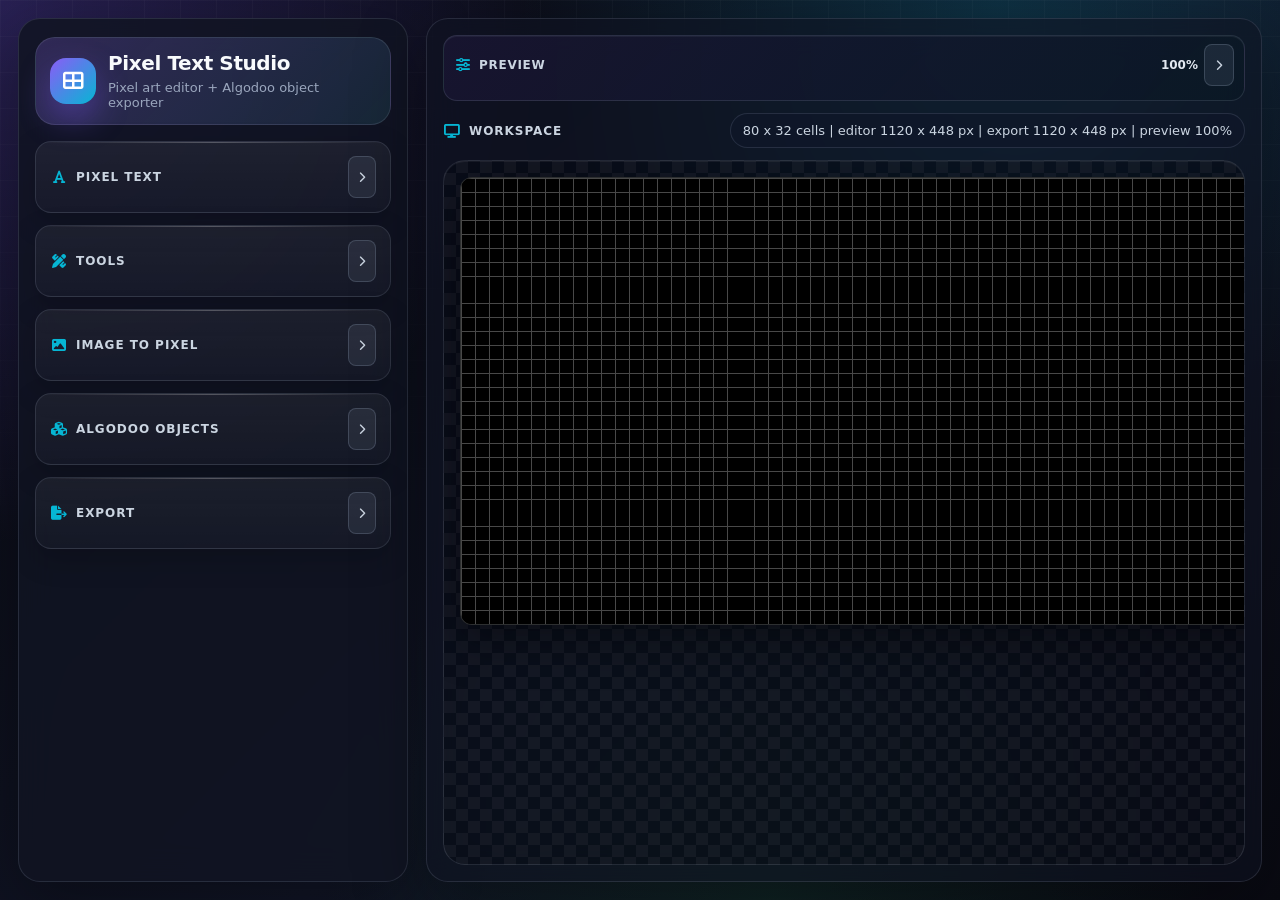
<file: index.html>
﻿<!doctype html>
<html lang="en">
<head>
  <meta charset="utf-8" />
  <meta name="viewport" content="width=device-width, initial-scale=1" />
  <title>Pixel Text Studio</title>
  <link rel="stylesheet" href="https://cdnjs.cloudflare.com/ajax/libs/font-awesome/6.5.2/css/all.min.css" referrerpolicy="no-referrer" />
  <link rel="stylesheet" href="./src/styles/main.css" />
</head>
<body>
  <div class="app">
    <aside>
      <div class="brand">
        <div class="brand-icon"><i class="fa-solid fa-table-cells-large"></i></div>
        <div>
          <h1>Pixel Text Studio</h1>
          <p>Pixel art editor + Algodoo object exporter</p>
        </div>
      </div>

      <div class="group">
        <h2><i class="fa-solid fa-pen-ruler"></i><span>Tools</span></h2>
        <div class="row two">
          <button data-tool="draw" class="tool active"><i class="fa-solid fa-pencil"></i><span>Draw</span></button>
          <button data-tool="erase" class="tool"><i class="fa-solid fa-eraser"></i><span>Erase</span></button>
        </div>
        <div class="row two">
          <button data-tool="fill" class="tool"><i class="fa-solid fa-fill-drip"></i><span>Fill</span></button>
          <button data-tool="picker" class="tool"><i class="fa-solid fa-eye-dropper"></i><span>Pick color</span></button>
        </div>
        <div class="row one">
          <div>
            <label for="drawColor">Draw color</label>
            <input id="drawColor" type="color" value="#ff00ff" />
          </div>
        </div>
        <div class="row one">
          <div>
            <label for="brushSize">Brush range (draw/erase)</label>
            <select id="brushSize"></select>
          </div>
        </div>
        <div class="row two">
          <button id="undo" disabled><i class="fa-solid fa-rotate-left"></i><span>Undo</span></button>
          <button id="redo" disabled><i class="fa-solid fa-rotate-right"></i><span>Next / Redo</span></button>
        </div>
        <div class="row one">
          <button id="clear"><i class="fa-solid fa-trash-can"></i><span>Clear</span></button>
        </div>
        <p class="hint">Shortcuts: Ctrl/Cmd + Z to undo, Ctrl/Cmd + Y or Shift + Ctrl/Cmd + Z to redo.</p>
      </div>

      <div class="group">
        <h2><i class="fa-solid fa-font"></i><span>Pixel text</span></h2>
        <div class="row one">
          <div>
            <label for="textValue">Text</label>
            <textarea id="textValue" rows="3" placeholder="Enter text to generate pixel art..."></textarea>
          </div>
        </div>
        <div class="row three">
          <div>
            <label for="textScale">Scale</label>
            <input id="textScale" type="number" min="1" max="12" value="2" />
          </div>
          <div>
            <label for="pixelDensity">Pixel detail %</label>
            <input id="pixelDensity" type="number" min="50" max="300" step="25" value="100" />
          </div>
          <div>
            <label for="textPadding">Padding cells</label>
            <input id="textPadding" type="number" min="0" max="100" value="1" />
          </div>
        </div>
        <div class="row one">
          <div>
            <label for="lineGap">Line gap</label>
            <input id="lineGap" type="number" min="0" max="80" value="2" />
          </div>
        </div>
        <div class="row three">
          <div>
            <label for="textAlign">Align</label>
            <select id="textAlign">
              <option value="left">Left</option>
              <option value="center">Center</option>
              <option value="right">Right</option>
            </select>
          </div>
          <div>
            <label for="textX">Offset X</label>
            <input id="textX" type="number" value="0" />
          </div>
          <div>
            <label for="textY">Offset Y</label>
            <input id="textY" type="number" value="0" />
          </div>
        </div>
        <label class="checkbox-row">
          <input id="autoFitText" type="checkbox" checked />
          Auto resize columns/rows to fit text
        </label>
        <label class="checkbox-row">
          <input id="rainbowText" type="checkbox" checked />
          Rainbow text stripes
        </label>
        <div class="row one">
          <button id="sample"><i class="fa-solid fa-wand-magic-sparkles"></i><span>Sample</span></button>
        </div>
        <p class="hint">Text updates in real time while you type. <strong>Pixel detail %</strong> controls how coarse or detailed the same text appears.</p>
      </div>

      <div class="group">
        <h2><i class="fa-solid fa-image"></i><span>Image to pixel</span></h2>
        <div class="row one">
          <div>
            <label for="imageFile">Image file</label>
            <input id="imageFile" type="file" accept="image/*" />
          </div>
        </div>
        <div class="row two">
          <div>
            <label for="imageUrl">Image URL</label>
            <input id="imageUrl" type="text" placeholder="https://example.com/image.png" />
          </div>
          <div>
            <label for="loadImageUrl">Load URL</label>
            <button id="loadImageUrl" type="button"><i class="fa-solid fa-link"></i><span>Load image URL</span></button>
          </div>
        </div>
        <div class="row one">
          <button id="pasteImageClipboard" type="button"><i class="fa-solid fa-clipboard"></i><span>Paste image from clipboard</span></button>
        </div>
        <div class="row three">
          <div>
            <div class="range-head">
              <label for="imagePixelSize">Pixel size</label>
              <strong id="imagePixelSizeValue">1</strong>
            </div>
            <input id="imagePixelSize" type="range" min="1" max="24" value="1" />
          </div>
          <div>
            <label for="imagePalette">Palette</label>
            <select id="imagePalette">
              <option value="full">Full colors</option>
              <option value="16">16 colors</option>
              <option value="8">8 colors</option>
              <option value="4">4 grayscale tones</option>
            </select>
          </div>
          <div>
            <label for="imageFitMode">Fit mode</label>
            <select id="imageFitMode">
              <option value="contain">Contain</option>
              <option value="cover">Cover</option>
              <option value="stretch">Stretch</option>
            </select>
          </div>
        </div>
        <div class="row one">
          <div>
            <div class="range-head">
              <label for="imageDetail">Detail %</label>
              <strong id="imageDetailValue">100</strong>
            </div>
            <input id="imageDetail" type="range" min="50" max="300" step="10" value="100" />
          </div>
        </div>
        <div class="row one">
          <div>
            <div class="range-head">
              <label for="imageQuality">Quality % (pixel count)</label>
              <strong id="imageQualityValue">100</strong>
            </div>
            <input id="imageQuality" type="range" min="50" max="300" step="10" value="100" />
          </div>
        </div>
        <p class="hint">Upload an image file or load an image URL, then convert it into the current workspace resolution as a separate pixel layer.</p>
      </div>

      <div class="group">
        <h2><i class="fa-solid fa-cubes"></i><span>Algodoo objects</span></h2>
        <div class="row two">
          <div>
            <label for="algodooPixelSize">Object size</label>
            <input id="algodooPixelSize" type="number" min="0.005" max="5" step="0.005" value="0.08" />
          </div>
          <div>
            <label for="algodooGap">Object gap</label>
            <input id="algodooGap" type="number" min="0" max="5" step="0.005" value="0.01" />
          </div>
        </div>
        <div class="row two">
          <div>
            <label for="algodooOriginX">Origin X</label>
            <input id="algodooOriginX" type="number" step="0.1" value="0" />
          </div>
          <div>
            <label for="algodooOriginY">Origin Y</label>
            <input id="algodooOriginY" type="number" step="0.1" value="0" />
          </div>
        </div>
        <div class="row two">
          <div>
            <label for="algodooObjectType">Object type</label>
            <select id="algodooObjectType">
              <option value="box">Box</option>
              <option value="circle">Circle</option>
            </select>
          </div>
          <div>
            <label for="algodooMode">Export mode</label>
            <select id="algodooMode">
              <option value="pixel">Separate object for every pixel</option>
              <option value="merge">Merge same-color pixels in each row (box only)</option>
            </select>
          </div>
        </div>

        <h2 style="margin-top: 12px;"><i class="fa-solid fa-gem"></i><span>Material</span></h2>
        <div class="row three">
          <div>
            <label for="algodooMaterial">Preset</label>
            <select id="algodooMaterial">
              <option value="default">Default</option>
              <option value="glass">Glass</option>
              <option value="gold">Gold</option>
              <option value="helium">Helium</option>
              <option value="ice">Ice</option>
              <option value="rubber">Rubber</option>
              <option value="steel">Steel</option>
              <option value="stone">Stone</option>
              <option value="wood">Wood</option>
              <option value="custom">Custom</option>
            </select>
          </div>
          <div>
            <label for="algodooDensity">Density</label>
            <input id="algodooDensity" type="number" step="0.01" value="1.00" />
          </div>
          <div>
            <label for="algodooFriction">Friction</label>
            <input id="algodooFriction" type="number" step="0.01" value="0.50" />
          </div>
        </div>
        <div class="row three">
          <div>
            <label for="algodooRestitution">Restitution</label>
            <input id="algodooRestitution" type="number" step="0.01" value="0.00" />
          </div>
          <div>
            <label for="algodooAttraction">Attraction</label>
            <input id="algodooAttraction" type="number" step="0.01" value="0.00" />
          </div>
          <div>
            <label for="algodooAdhesion">Adhesion</label>
            <input id="algodooAdhesion" type="number" step="0.01" value="0.00" />
          </div>
        </div>
        <h2 style="margin-top: 12px;"><i class="fa-solid fa-code"></i><span>Script menu</span></h2>
        <div class="row three">
          <div>
            <label for="algodooLayer">Layer</label>
            <input id="algodooLayer" type="number" step="1" value="0" />
          </div>
          <div>
            <label for="algodooZDepth">Z depth</label>
            <input id="algodooZDepth" type="number" step="0.1" value="5" />
          </div>
          <div>
            <label for="algodooEdgeBlur">Edge blur</label>
            <input id="algodooEdgeBlur" type="number" step="0.01" value="0" />
          </div>
        </div>
        <div class="row three">
          <label class="checkbox-row">
            <input id="algodooFixed" type="checkbox" />
            Glued
          </label>
          <label class="checkbox-row">
            <input id="algodooCollide" type="checkbox" checked />
            Collision
          </label>
          <label class="checkbox-row">
            <input id="algodooDrawBorder" type="checkbox" />
            Border
          </label>
        </div>
        <div class="row three">
          <label class="checkbox-row">
            <input id="algodooKiller" type="checkbox" />
            Killer
          </label>
          <label class="checkbox-row">
            <input id="algodooImmortal" type="checkbox" />
            Immortal
          </label>
          <label class="checkbox-row">
            <input id="algodooRuler" type="checkbox" />
            Ruler
          </label>
        </div>
        <div class="row three">
          <label class="checkbox-row">
            <input id="algodooShowForceArrows" type="checkbox" />
            Force
          </label>
          <label class="checkbox-row">
            <input id="algodooShowMomentum" type="checkbox" />
            Momentum
          </label>
          <label class="checkbox-row">
            <input id="algodooShowVelocity" type="checkbox" />
            Velocity
          </label>
        </div>
        <label class="checkbox-row">
          <input id="algodooCollideWater" type="checkbox" />
          Collide with water
        </label>

        <details class="advanced-panel">
          <summary><i class="fa-solid fa-sliders"></i><span>Advanced</span><i class="fa-solid fa-chevron-down advanced-caret"></i></summary>
          <div class="advanced-body">
            <p class="hint">Values below are applied to every exported pixel object in the .phn file. Leave a field empty to skip that property. <code>entityID</code> and <code>geomID</code> are auto-generated by Algodoo and are not exported.</p>

            <div class="section-label">Physics</div>
            <div class="mini-grid three">
              <div>
                <label for="algodooCollideSet">collideSet</label>
                <input id="algodooCollideSet" data-algodoo-field type="number" step="1" value="1023" />
              </div>
              <div>
                <label for="algodooAirFrictionMult">airFrictionMult</label>
                <input id="algodooAirFrictionMult" data-algodoo-field type="number" step="0.01" value="1.0" />
              </div>
              <div>
                <label for="algodooInertiaMultiplier">inertiaMultiplier</label>
                <input id="algodooInertiaMultiplier" data-algodoo-field type="number" step="0.01" value="1.0" />
              </div>
              <div>
                <label for="algodooAngle">angle</label>
                <input id="algodooAngle" data-algodoo-field type="number" step="0.01" value="0.0" />
              </div>
              <div>
                <label for="algodooAngvel">angvel</label>
                <input id="algodooAngvel" data-algodoo-field type="number" step="0.01" value="0.0" />
              </div>
              <div>
                <label for="algodooAttractionType">attractionType</label>
                <input id="algodooAttractionType" data-algodoo-field type="number" step="1" value="2" />
              </div>
            </div>
            <div class="mini-grid three">
              <div>
                <label for="algodooBody">body</label>
                <input id="algodooBody" data-algodoo-field type="text" value="" placeholder="Use 0 if glued to background" />
              </div>
              <div>
                <label for="algodooMaterialVelocity">materialVelocity</label>
                <input id="algodooMaterialVelocity" data-algodoo-field type="text" value="[0, 0]" />
              </div>
              <div>
                <label for="algodooVel">vel</label>
                <input id="algodooVel" data-algodoo-field type="text" value="[0, 0]" />
              </div>
              <div>
                <label for="algodooVelocityDamping">velocityDamping</label>
                <input id="algodooVelocityDamping" data-algodoo-field type="text" value="[0, 0, 0]" />
              </div>
              <div>
                <label for="algodooTimeToLive">timeToLive</label>
                <input id="algodooTimeToLive" data-algodoo-field type="text" value="" placeholder="+inf / leave empty" />
              </div>
              <label class="checkbox-row">
                <input id="algodooHeteroCollide" data-algodoo-field type="checkbox" />
                heteroCollide
              </label>
            </div>

            <div class="section-label">Controller</div>
            <div class="mini-grid four">
              <div>
                <label for="algodooControllerAcc">controllerAcc</label>
                <input id="algodooControllerAcc" data-algodoo-field type="number" step="0.1" value="11.0" />
              </div>
              <label class="checkbox-row">
                <input id="algodooControllerInvertX" data-algodoo-field type="checkbox" />
                controllerInvertX
              </label>
              <label class="checkbox-row">
                <input id="algodooControllerInvertY" data-algodoo-field type="checkbox" />
                controllerInvertY
              </label>
              <label class="checkbox-row">
                <input id="algodooControllerReverseXY" data-algodoo-field type="checkbox" />
                controllerReverseXY
              </label>
            </div>

            <div class="section-label">Visual / texture / text</div>
            <div class="mini-grid three">
              <label class="checkbox-row">
                <input id="algodooOpaqueBorders" data-algodoo-field type="checkbox" checked />
                opaqueBorders
              </label>
              <label class="checkbox-row">
                <input id="algodooDrawCake" data-algodoo-field type="checkbox" />
                drawCake
              </label>
              <label class="checkbox-row">
                <input id="algodooProtractor" data-algodoo-field type="checkbox" />
                protractor
              </label>
              <div>
                <label for="algodooReflectiveness">reflectiveness</label>
                <input id="algodooReflectiveness" data-algodoo-field type="number" step="0.01" value="1.0" />
              </div>
              <div>
                <label for="algodooRefractiveIndex">refractiveIndex</label>
                <input id="algodooRefractiveIndex" data-algodoo-field type="number" step="0.01" value="1.5" />
              </div>
              <div>
                <label for="algodooTextFontSize">textFontSize</label>
                <input id="algodooTextFontSize" data-algodoo-field type="number" step="1" value="32" />
              </div>
            </div>
            <div class="mini-grid two">
              <div>
                <label for="algodooTexture">texture</label>
                <input id="algodooTexture" data-algodoo-field type="text" value="" placeholder="Texture name if available" />
              </div>
              <div>
                <label for="algodooResources">resources</label>
                <input id="algodooResources" data-algodoo-field type="text" value="[]" />
              </div>
              <div>
                <label for="algodooTextureClamped">textureClamped</label>
                <input id="algodooTextureClamped" data-algodoo-field type="text" value="[false, false]" />
              </div>
              <div>
                <label for="algodooTextureMatrix">textureMatrix</label>
                <input id="algodooTextureMatrix" data-algodoo-field type="text" value="[1, 0, 0, 0, 0, 1, 0, 0, 0, 0, 1]" />
              </div>
              <div>
                <label for="algodooText">text</label>
                <input id="algodooText" data-algodoo-field type="text" value="" />
              </div>
              <div>
                <label for="algodooTextFont">textFont</label>
                <input id="algodooTextFont" data-algodoo-field type="text" value="Verdana" />
              </div>
              <div>
                <label for="algodooTextColor">textColor</label>
                <input id="algodooTextColor" data-algodoo-field type="text" value="[1, 1, 1, 1]" />
              </div>
              <div>
                <label for="algodooTextScale">textScale</label>
                <input id="algodooTextScale" data-algodoo-field type="number" step="0.01" value="0.1" />
              </div>
              <label class="checkbox-row">
                <input id="algodooTextConstrained" data-algodoo-field type="checkbox" checked />
                textConstrained
              </label>
            </div>

            <div class="section-label">Events</div>
            <div class="mini-grid two">
              <div>
                <label for="algodooOnClick">onClick</label>
                <textarea id="algodooOnClick" data-algodoo-field rows="2">(e)=>{}</textarea>
              </div>
              <div>
                <label for="algodooOnCollide">onCollide</label>
                <textarea id="algodooOnCollide" data-algodoo-field rows="2">(e)=>{}</textarea>
              </div>
              <div>
                <label for="algodooOnDie">onDie</label>
                <textarea id="algodooOnDie" data-algodoo-field rows="2">(e)=>{}</textarea>
              </div>
              <div>
                <label for="algodooOnHitByLaser">onHitByLaser</label>
                <textarea id="algodooOnHitByLaser" data-algodoo-field rows="2">(e)=>{}</textarea>
              </div>
              <div>
                <label for="algodooOnKey">onKey</label>
                <textarea id="algodooOnKey" data-algodoo-field rows="2">(e)=>{}</textarea>
              </div>
              <div>
                <label for="algodooOnSpawn">onSpawn</label>
                <textarea id="algodooOnSpawn" data-algodoo-field rows="2">(e)=>{}</textarea>
              </div>
              <div>
                <label for="algodooPostStep">postStep</label>
                <textarea id="algodooPostStep" data-algodoo-field rows="2">(e)=>{}</textarea>
              </div>
              <div>
                <label for="algodooUpdate">update</label>
                <textarea id="algodooUpdate" data-algodoo-field rows="2">(e)=>{}</textarea>
              </div>
            </div>
          </div>
        </details>

        <div class="row one">
          <div>
            <label for="algodooExtraScript">Extra script properties applied to every object</label>
            <textarea id="algodooExtraScript" rows="4" placeholder="Example: text := &quot;&quot;; controllerAcc := 11; velocityDamping := [0, 0, 0];"></textarea>
          </div>
        </div>
        <p class="hint">Exporting .phn creates one object per pixel in Algodoo. Choose Box or Circle, configure Material/Script once, and apply it to all pixels.</p>
      </div>
      <div class="group">
        <h2><i class="fa-solid fa-file-export"></i><span>Export</span></h2>
        <div class="row two">
          <button id="exportPng" class="primary"><i class="fa-solid fa-file-arrow-down"></i><span>Export PNG</span></button>
          <button id="exportAlgodoo" class="primary"><i class="fa-solid fa-cube"></i><span>Export Algodoo .phn</span></button>
        </div>
      </div>
    </aside>

    <main>
      <section class="workspace-preview">
        <div class="workspace-preview-head">
          <h2><i class="fa-solid fa-sliders"></i><span>Preview</span></h2>
          <div class="workspace-preview-head-right">
            <strong id="previewZoomValue">100%</strong>
            <button id="previewToggle" type="button" class="group-toggle preview-toggle" aria-label="Toggle preview" aria-expanded="true">
              <i class="fa-solid fa-chevron-down"></i>
            </button>
          </div>
        </div>
        <div id="previewBody" class="workspace-preview-body">
          <div class="preview-line preview-line-top">
            <div class="preview-zoom-inline">
              <label for="previewZoom"><i class="fa-solid fa-magnifying-glass"></i><span>Zoom</span></label>
              <input id="previewZoom" type="range" min="10" max="300" step="5" value="100" />
            </div>
            <div class="workspace-preview-actions">
              <button id="fitPreview"><i class="fa-solid fa-expand"></i><span>Fit</span></button>
            </div>
          </div>
          <div class="preview-line preview-line-bottom">
            <div class="workspace-look-item">
              <label for="bgColor"><i class="fa-solid fa-fill-drip"></i><span> BG</span></label>
              <input id="bgColor" type="color" value="#000000" />
            </div>
            <div class="workspace-look-item">
              <label for="gridColor"><i class="fa-solid fa-border-all"></i><span> Grid</span></label>
              <input id="gridColor" type="color" value="#484848" />
            </div>
            <label class="checkbox-row workspace-grid-toggle">
              <input id="showGrid" type="checkbox" checked />
              Grid
            </label>
          </div>
        </div>
      </section>

      <div class="workspace-top">
        <div>
          <h2><i class="fa-solid fa-display"></i><span>Workspace</span></h2>
        </div>
        <div id="stats" class="stats"></div>
      </div>
      <div class="stage-wrap">
        <canvas id="pixelCanvas"></canvas>
      </div>
    </main>
  </div>
  <script defer src="./src/js/core/app-context.js"></script>
  <script defer src="./src/js/features/image-import.js"></script>
  <script defer src="./src/js/features/brush-tools.js"></script>
  <script defer src="./src/js/features/text-workflow.js"></script>
  <script defer src="./src/js/exporters/algodoo.js"></script>
  <script defer src="./src/js/exporters/png.js"></script>
  <script defer src="./src/js/ui/groups.js"></script>
  <script defer src="./src/js/ui/events.js"></script>
  <script defer src="./src/js/main.js"></script>
</body>
</html>
</file>
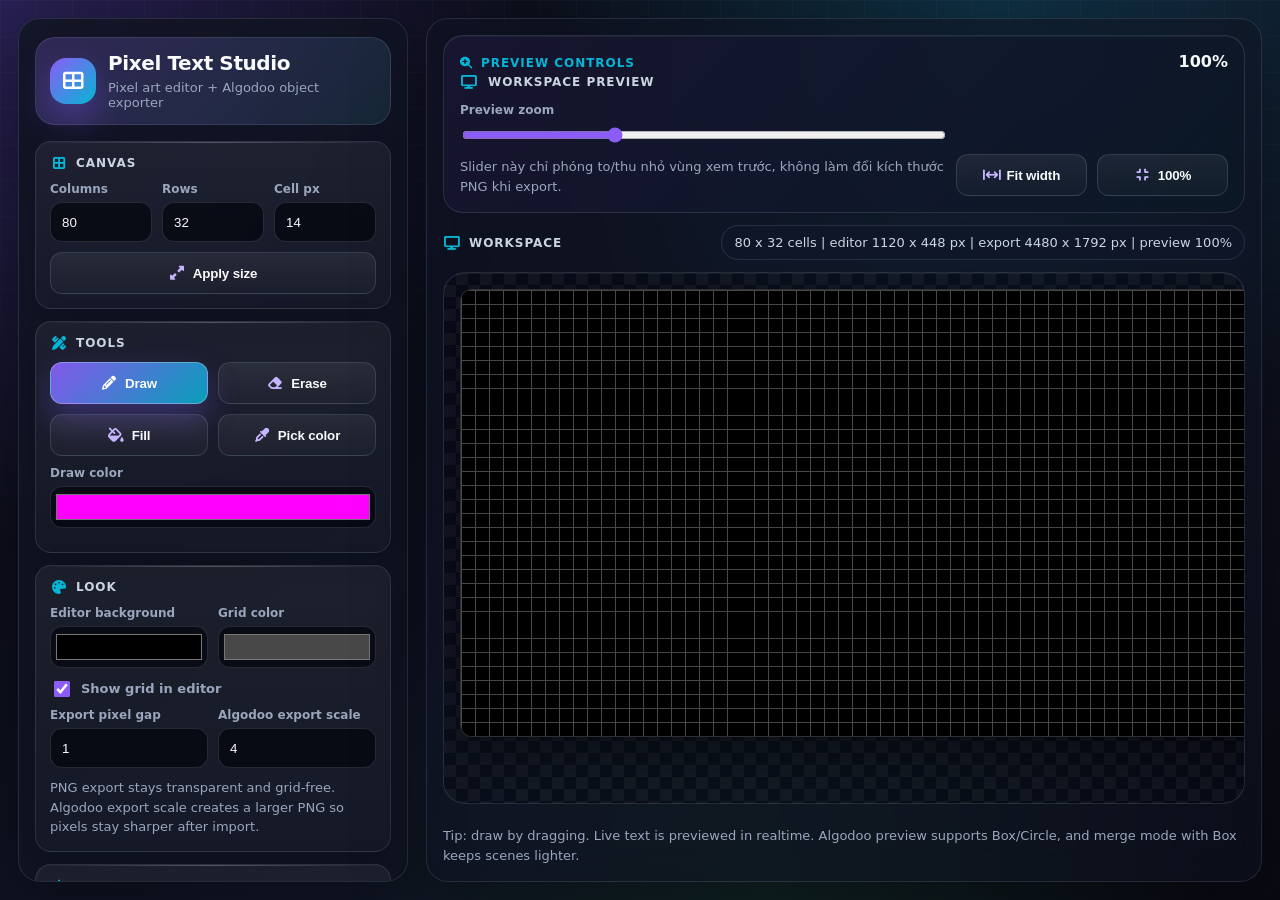
<file: pixeltext.html>
<!doctype html>
<html lang="en">
<head>
  <meta charset="utf-8" />
  <meta name="viewport" content="width=device-width, initial-scale=1" />
  <title>Pixel Text Studio</title>
  <link rel="stylesheet" href="https://cdnjs.cloudflare.com/ajax/libs/font-awesome/6.5.2/css/all.min.css" referrerpolicy="no-referrer" />
  <style>
    :root {
      color-scheme: dark;
      --bg: #090a12;
      --bg-soft: #101322;
      --panel: rgba(17, 20, 34, .86);
      --panel-2: rgba(25, 29, 48, .82);
      --panel-3: rgba(33, 38, 62, .72);
      --border: rgba(148, 163, 184, .18);
      --border-strong: rgba(148, 163, 184, .34);
      --text: #f8fafc;
      --muted: #9aa6bd;
      --muted-2: #6f7a91;
      --accent: #8b5cf6;
      --accent-2: #06b6d4;
      --accent-3: #22c55e;
      --danger: #fb7185;
      --shadow: 0 22px 70px rgba(0, 0, 0, .36);
      --radius-xl: 22px;
      --radius-lg: 16px;
      --radius-md: 12px;
      --sidebar: 390px;
    }

    * { box-sizing: border-box; }

    html {
      min-height: 100%;
      background: var(--bg);
    }

    body {
      margin: 0;
      min-height: 100vh;
      font-family: Inter, ui-sans-serif, system-ui, -apple-system, BlinkMacSystemFont, "Segoe UI", sans-serif;
      color: var(--text);
      background:
        radial-gradient(circle at top left, rgba(124, 92, 255, .28), transparent 34rem),
        radial-gradient(circle at 78% 0%, rgba(6, 182, 212, .18), transparent 30rem),
        radial-gradient(circle at 60% 100%, rgba(34, 197, 94, .10), transparent 28rem),
        linear-gradient(135deg, #080911 0%, #111526 55%, #090a12 100%);
      overflow-x: hidden;
    }

    body::before {
      content: "";
      position: fixed;
      inset: 0;
      pointer-events: none;
      background-image:
        linear-gradient(rgba(255,255,255,.035) 1px, transparent 1px),
        linear-gradient(90deg, rgba(255,255,255,.035) 1px, transparent 1px);
      background-size: 36px 36px;
      mask-image: linear-gradient(to bottom, rgba(0,0,0,.75), transparent 72%);
    }

    .app {
      position: relative;
      z-index: 1;
      display: grid;
      grid-template-columns: minmax(320px, var(--sidebar)) minmax(0, 1fr);
      gap: 18px;
      min-height: 100vh;
      padding: 18px;
    }

    aside {
      height: calc(100vh - 36px);
      overflow: auto;
      padding: 16px;
      background: var(--panel);
      border: 1px solid var(--border);
      border-radius: var(--radius-xl);
      box-shadow: var(--shadow);
      backdrop-filter: blur(18px);
      scrollbar-width: thin;
      scrollbar-color: rgba(148, 163, 184, .32) transparent;
    }

    main {
      min-width: 0;
      height: calc(100vh - 36px);
      display: flex;
      flex-direction: column;
      gap: 12px;
      padding: 16px;
      background: rgba(15, 18, 32, .56);
      border: 1px solid var(--border);
      border-radius: var(--radius-xl);
      box-shadow: var(--shadow);
      backdrop-filter: blur(18px);
      overflow: hidden;
    }

    .brand {
      display: flex;
      align-items: center;
      gap: 12px;
      margin: 2px 0 16px;
      padding: 14px;
      border: 1px solid var(--border);
      border-radius: 20px;
      background:
        linear-gradient(135deg, rgba(139, 92, 246, .20), rgba(6, 182, 212, .08)),
        rgba(255, 255, 255, .035);
    }

    .brand-icon {
      width: 46px;
      height: 46px;
      flex: 0 0 46px;
      display: grid;
      place-items: center;
      color: white;
      border-radius: 16px;
      background: linear-gradient(135deg, var(--accent), var(--accent-2));
      box-shadow: 0 14px 32px rgba(124, 92, 255, .36);
      font-size: 20px;
    }

    h1 {
      font-size: 20px;
      line-height: 1.15;
      margin: 0;
      letter-spacing: -.02em;
    }

    .brand p {
      margin: 5px 0 0;
      color: var(--muted);
      font-size: 13px;
    }

    h2 {
      display: flex;
      align-items: center;
      gap: 8px;
      font-size: 12px;
      margin: 0 0 12px;
      letter-spacing: .08em;
      text-transform: uppercase;
      color: #cbd5e1;
    }

    h2 i {
      width: 18px;
      color: var(--accent-2);
      text-align: center;
      font-size: 14px;
    }

    .group {
      position: relative;
      padding: 14px;
      margin-bottom: 12px;
      background: linear-gradient(180deg, rgba(255,255,255,.055), rgba(255,255,255,.025));
      border: 1px solid var(--border);
      border-radius: var(--radius-lg);
      box-shadow: 0 10px 30px rgba(0, 0, 0, .18);
      overflow: hidden;
    }

    .group::before {
      content: "";
      position: absolute;
      inset: 0 0 auto;
      height: 1px;
      background: linear-gradient(90deg, transparent, rgba(255,255,255,.38), transparent);
      opacity: .65;
    }

    .row {
      display: grid;
      grid-template-columns: repeat(2, minmax(0, 1fr));
      gap: 10px;
      margin-bottom: 10px;
      align-items: start;
    }

    .row > *,
    .mini-grid > * {
      min-width: 0;
    }

    .row.one { grid-template-columns: 1fr; }
    .row.two { grid-template-columns: repeat(2, minmax(0, 1fr)); }
    .row.three { grid-template-columns: repeat(3, minmax(0, 1fr)); }

    label {
      display: block;
      font-size: 12px;
      font-weight: 650;
      color: var(--muted);
      margin-bottom: 6px;
    }

    input[type="number"],
    input[type="text"],
    textarea,
    select {
      width: 100%;
      min-height: 40px;
      padding: 10px 11px;
      color: var(--text);
      background: rgba(5, 7, 14, .72);
      border: 1px solid rgba(148, 163, 184, .20);
      border-radius: 12px;
      outline: none;
      transition: border-color .16s ease, box-shadow .16s ease, background .16s ease;
    }

    textarea {
      min-height: 88px;
      resize: vertical;
      font-family: inherit;
      line-height: 1.35;
    }

    select {
      cursor: pointer;
      appearance: none;
      background-image:
        linear-gradient(45deg, transparent 50%, var(--muted) 50%),
        linear-gradient(135deg, var(--muted) 50%, transparent 50%);
      background-position:
        calc(100% - 16px) 50%,
        calc(100% - 11px) 50%;
      background-size: 5px 5px, 5px 5px;
      background-repeat: no-repeat;
      padding-right: 28px;
    }

    input:focus,
    textarea:focus,
    select:focus {
      border-color: rgba(139, 92, 246, .74);
      box-shadow: 0 0 0 4px rgba(139, 92, 246, .14);
      background: rgba(7, 10, 20, .92);
    }

    input[type="color"] {
      width: 100%;
      height: 42px;
      padding: 3px;
      background: rgba(5, 7, 14, .72);
      border: 1px solid rgba(148, 163, 184, .20);
      border-radius: 12px;
      overflow: hidden;
      cursor: pointer;
    }

    input[type="range"] {
      width: 100%;
      accent-color: var(--accent);
    }

    button {
      width: 100%;
      min-height: 42px;
      display: inline-flex;
      align-items: center;
      justify-content: center;
      gap: 8px;
      padding: 10px 12px;
      border: 1px solid rgba(148, 163, 184, .22);
      border-radius: 12px;
      background: linear-gradient(180deg, rgba(255,255,255,.065), rgba(255,255,255,.025));
      color: var(--text);
      cursor: pointer;
      font-weight: 750;
      letter-spacing: -.01em;
      transition: transform .16s ease, border-color .16s ease, background .16s ease, box-shadow .16s ease;
      user-select: none;
    }

    button i {
      width: 16px;
      text-align: center;
      color: #c4b5fd;
      font-size: 14px;
    }

    button:hover {
      transform: translateY(-1px);
      border-color: rgba(139, 92, 246, .68);
      box-shadow: 0 12px 26px rgba(0,0,0,.24);
      background: linear-gradient(180deg, rgba(139,92,246,.18), rgba(255,255,255,.035));
    }

    button:active { transform: translateY(0); }
    button.active {
      background: linear-gradient(135deg, rgba(139, 92, 246, .95), rgba(6, 182, 212, .85));
      border-color: rgba(255, 255, 255, .28);
      box-shadow: 0 14px 32px rgba(124, 92, 255, .32);
    }
    button.active i { color: white; }

    button.primary {
      background: linear-gradient(135deg, var(--accent), var(--accent-2));
      border-color: rgba(255, 255, 255, .20);
      box-shadow: 0 14px 32px rgba(124, 92, 255, .28);
    }
    button.primary i { color: white; }

    button:disabled {
      opacity: .42;
      cursor: not-allowed;
      transform: none;
      box-shadow: none;
    }

    .range-head {
      display: flex;
      align-items: center;
      justify-content: space-between;
      gap: 12px;
      margin-bottom: 6px;
      color: var(--muted);
      font-size: 12px;
    }

    .range-head label { margin-bottom: 0; }
    .range-head strong {
      display: inline-flex;
      align-items: center;
      justify-content: center;
      min-width: 58px;
      padding: 4px 8px;
      color: #e0e7ff;
      font-size: 12px;
      white-space: nowrap;
      border-radius: 999px;
      background: rgba(139,92,246,.16);
      border: 1px solid rgba(139,92,246,.22);
    }

    .checkbox-row {
      display: flex;
      gap: 8px;
      align-items: center;
      margin: 8px 0;
      color: var(--muted);
      font-size: 13px;
      line-height: 1.3;
      min-width: 0;
      white-space: normal;
      overflow-wrap: anywhere;
    }

    .checkbox-row input {
      width: 16px;
      height: 16px;
      accent-color: var(--accent);
      flex: 0 0 auto;
    }

    .workspace-top {
      display: flex;
      align-items: center;
      justify-content: space-between;
      gap: 12px;
      flex-wrap: wrap;
    }

    .workspace-top h2 { margin: 0; }

    .workspace-preview {
      padding: 16px;
      border: 1px solid var(--border);
      border-radius: 20px;
      background:
        linear-gradient(135deg, rgba(139, 92, 246, .10), rgba(6, 182, 212, .05)),
        rgba(10, 13, 24, .72);
      box-shadow: inset 0 1px 0 rgba(255,255,255,.05);
    }

    .workspace-preview-head {
      display: flex;
      align-items: flex-start;
      justify-content: space-between;
      gap: 12px;
      margin-bottom: 14px;
      flex-wrap: wrap;
    }

    .workspace-preview-head h2 {
      margin: 4px 0 0;
      display: flex;
      align-items: center;
      gap: 10px;
    }

    .workspace-kicker {
      display: inline-flex;
      align-items: center;
      gap: 8px;
      color: var(--accent-2);
      font-size: 12px;
      font-weight: 800;
      text-transform: uppercase;
      letter-spacing: .08em;
    }

    .workspace-preview-grid {
      display: grid;
      grid-template-columns: minmax(0, 1.6fr) minmax(240px, .9fr);
      gap: 12px;
      align-items: end;
    }

    .workspace-preview-slider,
    .workspace-preview-actions {
      min-width: 0;
    }

    .workspace-preview-slider label {
      margin-bottom: 8px;
    }

    .workspace-preview-actions {
      display: grid;
      grid-template-columns: repeat(2, minmax(0, 1fr));
      gap: 10px;
    }

    .stage-wrap {
      flex: 1;
      min-height: 260px;
      padding: 16px;
      background:
        linear-gradient(45deg, rgba(255,255,255,.045) 25%, transparent 25%),
        linear-gradient(-45deg, rgba(255,255,255,.045) 25%, transparent 25%),
        linear-gradient(45deg, transparent 75%, rgba(255,255,255,.045) 75%),
        linear-gradient(-45deg, transparent 75%, rgba(255,255,255,.045) 75%),
        rgba(5, 7, 14, .38);
      background-size: 24px 24px;
      background-position: 0 0, 0 12px, 12px -12px, -12px 0;
      border: 1px solid var(--border);
      border-radius: 22px;
      overflow: auto;
      box-shadow: inset 0 1px 0 rgba(255,255,255,.06);
    }

    canvas {
      display: block;
      image-rendering: pixelated;
      background: #000;
      border: 1px solid rgba(226, 232, 240, .20);
      border-radius: 12px;
      cursor: crosshair;
      touch-action: none;
      max-width: none;
      box-shadow: 0 16px 45px rgba(0,0,0,.38);
    }

    .hint {
      margin: 10px 0 0;
      color: var(--muted);
      font-size: 13px;
      line-height: 1.5;
    }

    .hint code {
      padding: 2px 5px;
      border-radius: 6px;
      background: rgba(15, 23, 42, .88);
      border: 1px solid var(--border);
      color: #c4b5fd;
    }

    .stats {
      display: inline-flex;
      align-items: center;
      gap: 8px;
      width: fit-content;
      max-width: 100%;
      padding: 9px 12px;
      color: #cbd5e1;
      font-size: 13px;
      background: rgba(15, 23, 42, .68);
      border: 1px solid var(--border);
      border-radius: 999px;
      overflow: hidden;
      text-overflow: ellipsis;
      white-space: nowrap;
    }

    .stats::before {
      content: "1de";
      font-family: "Font Awesome 6 Free";
      font-weight: 900;
      color: var(--accent-2);
    }

    details.advanced-panel {
      margin-top: 10px;
      border: 1px solid var(--border);
      border-radius: 14px;
      background: rgba(5, 7, 14, .30);
      overflow: hidden;
    }

    details.advanced-panel summary {
      cursor: pointer;
      padding: 12px;
      font-weight: 800;
      color: var(--text);
      list-style: none;
      display: flex;
      align-items: center;
      gap: 8px;
    }

    details.advanced-panel summary::before {
      content: "013";
      font-family: "Font Awesome 6 Free";
      font-weight: 900;
      color: var(--accent-2);
    }

    details.advanced-panel summary::after {
      content: "078";
      font-family: "Font Awesome 6 Free";
      font-weight: 900;
      margin-left: auto;
      color: var(--muted);
      transition: transform .18s ease;
    }

    details.advanced-panel[open] summary::after {
      transform: rotate(180deg);
    }

    details.advanced-panel .advanced-body {
      padding: 0 12px 12px;
      border-top: 1px solid var(--border);
    }

    .mini-grid {
      display: grid;
      grid-template-columns: repeat(auto-fit, minmax(128px, 1fr));
      gap: 10px;
      margin-bottom: 10px;
      align-items: start;
    }

    .mini-grid.two { grid-template-columns: repeat(auto-fit, minmax(168px, 1fr)); }
    .mini-grid.four { grid-template-columns: repeat(auto-fit, minmax(128px, 1fr)); }
    .mini-grid.one { grid-template-columns: 1fr; }

    .mini-grid .checkbox-row {
      margin: 0;
      padding: 10px;
      background: rgba(5, 7, 14, .58);
      border: 1px solid rgba(148, 163, 184, .18);
      border-radius: 12px;
      align-items: flex-start;
    }

    .section-label {
      margin: 14px 0 9px;
      color: #dbeafe;
      font-size: 11px;
      font-weight: 900;
      letter-spacing: .08em;
      text-transform: uppercase;
    }

    @media (max-width: 1180px) {
      :root { --sidebar: 350px; }
      .app { gap: 14px; padding: 14px; }
      aside, main { height: calc(100vh - 28px); }
      .row.three { grid-template-columns: repeat(2, minmax(0, 1fr)); }
      .workspace-preview-grid { grid-template-columns: 1fr; }
    }

    @media (max-width: 900px) {
      .app {
        grid-template-columns: 1fr;
        min-height: 100vh;
      }
      aside, main {
        height: auto;
        min-height: auto;
      }
      main {
        min-height: 70vh;
        overflow: visible;
      }
      .stage-wrap {
        min-height: 360px;
      }
    }

    @media (max-width: 620px) {
      .app { padding: 10px; gap: 10px; }
      aside, main { border-radius: 18px; padding: 12px; }
      .brand { padding: 12px; }
      .brand-icon { width: 40px; height: 40px; flex-basis: 40px; border-radius: 13px; }
      h1 { font-size: 18px; }

      .row,
      .row.two,
      .row.three,
      .mini-grid,
      .mini-grid.two,
      .mini-grid.four,
      .workspace-preview-grid,
      .workspace-preview-actions {
        grid-template-columns: 1fr;
      }

      button {
        min-height: 44px;
      }

      .stats {
        width: 100%;
        border-radius: 14px;
        white-space: normal;
      }

      .stage-wrap {
        padding: 10px;
        min-height: 300px;
        border-radius: 18px;
      }
    }
  </style>
</head>
<body>
  <div class="app">
    <aside>
      <div class="brand">
        <div class="brand-icon"><i class="fa-solid fa-table-cells-large"></i></div>
        <div>
          <h1>Pixel Text Studio</h1>
          <p>Pixel art editor + Algodoo object exporter</p>
        </div>
      </div>

      <div class="group">
        <h2><i class="fa-solid fa-border-all"></i><span>Canvas</span></h2>
        <div class="row three">
          <div>
            <label for="cols">Columns</label>
            <input id="cols" type="number" min="1" max="300" value="80" />
          </div>
          <div>
            <label for="rows">Rows</label>
            <input id="rows" type="number" min="1" max="200" value="32" />
          </div>
          <div>
            <label for="cellSize">Cell px</label>
            <input id="cellSize" type="number" min="2" max="60" value="14" />
          </div>
        </div>
        <button id="applySize"><i class="fa-solid fa-up-right-and-down-left-from-center"></i><span>Apply size</span></button>
      </div>

      <div class="group">
        <h2><i class="fa-solid fa-pen-ruler"></i><span>Tools</span></h2>
        <div class="row two">
          <button data-tool="draw" class="tool active"><i class="fa-solid fa-pencil"></i><span>Draw</span></button>
          <button data-tool="erase" class="tool"><i class="fa-solid fa-eraser"></i><span>Erase</span></button>
        </div>
        <div class="row two">
          <button data-tool="fill" class="tool"><i class="fa-solid fa-fill-drip"></i><span>Fill</span></button>
          <button data-tool="picker" class="tool"><i class="fa-solid fa-eye-dropper"></i><span>Pick color</span></button>
        </div>
        <div class="row one">
          <div>
            <label for="drawColor">Draw color</label>
            <input id="drawColor" type="color" value="#ff00ff" />
          </div>
        </div>
      </div>

      <div class="group">
        <h2><i class="fa-solid fa-palette"></i><span>Look</span></h2>
        <div class="row two">
          <div>
            <label for="bgColor">Editor background</label>
            <input id="bgColor" type="color" value="#000000" />
          </div>
          <div>
            <label for="gridColor">Grid color</label>
            <input id="gridColor" type="color" value="#484848" />
          </div>
        </div>
        <label class="checkbox-row">
          <input id="showGrid" type="checkbox" checked />
          Show grid in editor
        </label>
        <div class="row two">
          <div>
            <label for="exportGap">Export pixel gap</label>
            <input id="exportGap" type="number" min="0" max="20" value="1" />
          </div>
          <div>
            <label for="exportScale">Algodoo export scale</label>
            <input id="exportScale" type="number" min="1" max="10" value="4" />
          </div>
        </div>
        <p class="hint">PNG export stays transparent and grid-free. Algodoo export scale creates a larger PNG so pixels stay sharper after import.</p>
      </div>


      <div class="group">
        <h2><i class="fa-solid fa-font"></i><span>Pixel text</span></h2>
        <div class="row one">
          <div>
            <label for="textValue">Text</label>
            <textarea id="textValue" rows="3" placeholder="Nhập text muốn tạo pixel..."></textarea>
          </div>
        </div>
        <div class="row three">
          <div>
            <label for="textScale">Scale</label>
            <input id="textScale" type="number" min="1" max="12" value="2" />
          </div>
          <div>
            <label for="pixelDensity">Pixel detail %</label>
            <input id="pixelDensity" type="number" min="50" max="300" step="25" value="100" />
          </div>
          <div>
            <label for="textPadding">Padding cells</label>
            <input id="textPadding" type="number" min="0" max="100" value="1" />
          </div>
        </div>
        <div class="row one">
          <div>
            <label for="lineGap">Line gap</label>
            <input id="lineGap" type="number" min="0" max="80" value="2" />
          </div>
        </div>
        <div class="row three">
          <div>
            <label for="textAlign">Align</label>
            <select id="textAlign">
              <option value="left">Left</option>
              <option value="center">Center</option>
              <option value="right">Right</option>
            </select>
          </div>
          <div>
            <label for="textX">Offset X</label>
            <input id="textX" type="number" value="0" />
          </div>
          <div>
            <label for="textY">Offset Y</label>
            <input id="textY" type="number" value="0" />
          </div>
        </div>
        <label class="checkbox-row">
          <input id="autoFitText" type="checkbox" checked />
          Auto resize columns/rows to fit text
        </label>
        <label class="checkbox-row">
          <input id="rainbowText" type="checkbox" checked />
          Rainbow text stripes
        </label>
        <div class="row three">
          <button id="bakeText" class="primary"><i class="fa-solid fa-stamp"></i><span>Bake text</span></button>
          <button id="fitText"><i class="fa-solid fa-text-width"></i><span>Fit text</span></button>
          <button id="sample"><i class="fa-solid fa-wand-magic-sparkles"></i><span>Sample</span></button>
        </div>
        <p class="hint">Text sẽ hiển thị realtime khi bạn gõ. <strong>Pixel detail %</strong> giúp cùng một text hiển thị với ít pixel hơn hoặc nhiều pixel hơn. Nếu muốn chỉnh tay từng pixel của chữ, hãy bấm <strong>Bake text</strong> để nhập chữ vào layer vẽ.</p>
      </div>

      <div class="group">
        <h2><i class="fa-solid fa-cubes"></i><span>Algodoo objects</span></h2>
        <div class="row two">
          <div>
            <label for="algodooPixelSize">Object size</label>
            <input id="algodooPixelSize" type="number" min="0.005" max="5" step="0.005" value="0.08" />
          </div>
          <div>
            <label for="algodooGap">Object gap</label>
            <input id="algodooGap" type="number" min="0" max="5" step="0.005" value="0.01" />
          </div>
        </div>
        <div class="row two">
          <div>
            <label for="algodooOriginX">Origin X</label>
            <input id="algodooOriginX" type="number" step="0.1" value="0" />
          </div>
          <div>
            <label for="algodooOriginY">Origin Y</label>
            <input id="algodooOriginY" type="number" step="0.1" value="0" />
          </div>
        </div>
        <div class="row two">
          <div>
            <label for="algodooObjectType">Object type</label>
            <select id="algodooObjectType">
              <option value="box">Box</option>
              <option value="circle">Circle</option>
            </select>
          </div>
          <div>
            <label for="algodooMode">Export mode</label>
            <select id="algodooMode">
              <option value="pixel">Separate object for every pixel</option>
              <option value="merge">Merge same-color pixels in each row (box only)</option>
            </select>
          </div>
        </div>

        <h2 style="margin-top: 12px;"><i class="fa-solid fa-gem"></i><span>Material</span></h2>
        <div class="row three">
          <div>
            <label for="algodooMaterial">Preset</label>
            <select id="algodooMaterial">
              <option value="default">Default</option>
              <option value="glass">Glass</option>
              <option value="gold">Gold</option>
              <option value="helium">Helium</option>
              <option value="ice">Ice</option>
              <option value="rubber">Rubber</option>
              <option value="steel">Steel</option>
              <option value="stone">Stone</option>
              <option value="wood">Wood</option>
              <option value="custom">Custom</option>
            </select>
          </div>
          <div>
            <label for="algodooDensity">Density</label>
            <input id="algodooDensity" type="number" step="0.01" value="1.00" />
          </div>
          <div>
            <label for="algodooFriction">Friction</label>
            <input id="algodooFriction" type="number" step="0.01" value="0.50" />
          </div>
        </div>
        <div class="row three">
          <div>
            <label for="algodooRestitution">Restitution</label>
            <input id="algodooRestitution" type="number" step="0.01" value="0.00" />
          </div>
          <div>
            <label for="algodooAttraction">Attraction</label>
            <input id="algodooAttraction" type="number" step="0.01" value="0.00" />
          </div>
          <div>
            <label for="algodooAdhesion">Adhesion</label>
            <input id="algodooAdhesion" type="number" step="0.01" value="0.00" />
          </div>
        </div>
        <div class="row one">
          <div>
            <label for="algodooMaterialName">Material name</label>
            <input id="algodooMaterialName" data-algodoo-field type="text" value="" placeholder="Default, Glass, Gold, Helium, Ice, Rubber, Steel, Stone, Wood..." />
          </div>
        </div>

        <h2 style="margin-top: 12px;"><i class="fa-solid fa-code"></i><span>Script menu</span></h2>
        <div class="row three">
          <div>
            <label for="algodooLayer">Layer</label>
            <input id="algodooLayer" type="number" step="1" value="0" />
          </div>
          <div>
            <label for="algodooZDepth">Z depth</label>
            <input id="algodooZDepth" type="number" step="0.1" value="5" />
          </div>
          <div>
            <label for="algodooEdgeBlur">Edge blur</label>
            <input id="algodooEdgeBlur" type="number" step="0.01" value="0" />
          </div>
        </div>
        <div class="row three">
          <label class="checkbox-row">
            <input id="algodooFixed" type="checkbox" checked />
            Glued
          </label>
          <label class="checkbox-row">
            <input id="algodooCollide" type="checkbox" checked />
            Collision
          </label>
          <label class="checkbox-row">
            <input id="algodooDrawBorder" type="checkbox" />
            Border
          </label>
        </div>
        <div class="row three">
          <label class="checkbox-row">
            <input id="algodooKiller" type="checkbox" />
            Killer
          </label>
          <label class="checkbox-row">
            <input id="algodooImmortal" type="checkbox" />
            Immortal
          </label>
          <label class="checkbox-row">
            <input id="algodooRuler" type="checkbox" />
            Ruler
          </label>
        </div>
        <div class="row three">
          <label class="checkbox-row">
            <input id="algodooShowForceArrows" type="checkbox" />
            Force
          </label>
          <label class="checkbox-row">
            <input id="algodooShowMomentum" type="checkbox" />
            Momentum
          </label>
          <label class="checkbox-row">
            <input id="algodooShowVelocity" type="checkbox" />
            Velocity
          </label>
        </div>
        <label class="checkbox-row">
          <input id="algodooCollideWater" type="checkbox" />
          Collide with water
        </label>

        <details class="advanced-panel">
          <summary>Advanced script menu applied to every pixel</summary>
          <div class="advanced-body">
            <p class="hint">Các giá trị bên dưới sẽ được ghi vào mọi object pixel khi export .phn. Để trống một ô nếu không muốn ghi property đó. <code>entityID</code> và <code>geomID</code> do Algodoo tự tạo nên không export.</p>

            <div class="section-label">Physics</div>
            <div class="mini-grid three">
              <div>
                <label for="algodooCollideSet">collideSet</label>
                <input id="algodooCollideSet" data-algodoo-field type="number" step="1" value="1023" />
              </div>
              <div>
                <label for="algodooAirFrictionMult">airFrictionMult</label>
                <input id="algodooAirFrictionMult" data-algodoo-field type="number" step="0.01" value="1.0" />
              </div>
              <div>
                <label for="algodooInertiaMultiplier">inertiaMultiplier</label>
                <input id="algodooInertiaMultiplier" data-algodoo-field type="number" step="0.01" value="1.0" />
              </div>
              <div>
                <label for="algodooAngle">angle</label>
                <input id="algodooAngle" data-algodoo-field type="number" step="0.01" value="0.0" />
              </div>
              <div>
                <label for="algodooAngvel">angvel</label>
                <input id="algodooAngvel" data-algodoo-field type="number" step="0.01" value="0.0" />
              </div>
              <div>
                <label for="algodooAttractionType">attractionType</label>
                <input id="algodooAttractionType" data-algodoo-field type="number" step="1" value="2" />
              </div>
            </div>
            <div class="mini-grid three">
              <div>
                <label for="algodooBody">body</label>
                <input id="algodooBody" data-algodoo-field type="text" value="" placeholder="0 nếu glued vào background" />
              </div>
              <div>
                <label for="algodooMaterialVelocity">materialVelocity</label>
                <input id="algodooMaterialVelocity" data-algodoo-field type="text" value="[0, 0]" />
              </div>
              <div>
                <label for="algodooVel">vel</label>
                <input id="algodooVel" data-algodoo-field type="text" value="[0, 0]" />
              </div>
              <div>
                <label for="algodooVelocityDamping">velocityDamping</label>
                <input id="algodooVelocityDamping" data-algodoo-field type="text" value="[0, 0, 0]" />
              </div>
              <div>
                <label for="algodooTimeToLive">timeToLive</label>
                <input id="algodooTimeToLive" data-algodoo-field type="text" value="" placeholder="+inf / để trống" />
              </div>
              <label class="checkbox-row">
                <input id="algodooHeteroCollide" data-algodoo-field type="checkbox" />
                heteroCollide
              </label>
            </div>

            <div class="section-label">Controller</div>
            <div class="mini-grid four">
              <div>
                <label for="algodooControllerAcc">controllerAcc</label>
                <input id="algodooControllerAcc" data-algodoo-field type="number" step="0.1" value="11.0" />
              </div>
              <label class="checkbox-row">
                <input id="algodooControllerInvertX" data-algodoo-field type="checkbox" />
                controllerInvertX
              </label>
              <label class="checkbox-row">
                <input id="algodooControllerInvertY" data-algodoo-field type="checkbox" />
                controllerInvertY
              </label>
              <label class="checkbox-row">
                <input id="algodooControllerReverseXY" data-algodoo-field type="checkbox" />
                controllerReverseXY
              </label>
            </div>

            <div class="section-label">Visual / texture / text</div>
            <div class="mini-grid three">
              <label class="checkbox-row">
                <input id="algodooOpaqueBorders" data-algodoo-field type="checkbox" checked />
                opaqueBorders
              </label>
              <label class="checkbox-row">
                <input id="algodooDrawCake" data-algodoo-field type="checkbox" />
                drawCake
              </label>
              <label class="checkbox-row">
                <input id="algodooProtractor" data-algodoo-field type="checkbox" />
                protractor
              </label>
              <div>
                <label for="algodooReflectiveness">reflectiveness</label>
                <input id="algodooReflectiveness" data-algodoo-field type="number" step="0.01" value="1.0" />
              </div>
              <div>
                <label for="algodooRefractiveIndex">refractiveIndex</label>
                <input id="algodooRefractiveIndex" data-algodoo-field type="number" step="0.01" value="1.5" />
              </div>
              <div>
                <label for="algodooTextFontSize">textFontSize</label>
                <input id="algodooTextFontSize" data-algodoo-field type="number" step="1" value="32" />
              </div>
            </div>
            <div class="mini-grid two">
              <div>
                <label for="algodooTexture">texture</label>
                <input id="algodooTexture" data-algodoo-field type="text" value="" placeholder="Tên texture nếu có" />
              </div>
              <div>
                <label for="algodooResources">resources</label>
                <input id="algodooResources" data-algodoo-field type="text" value="[]" />
              </div>
              <div>
                <label for="algodooTextureClamped">textureClamped</label>
                <input id="algodooTextureClamped" data-algodoo-field type="text" value="[false, false]" />
              </div>
              <div>
                <label for="algodooTextureMatrix">textureMatrix</label>
                <input id="algodooTextureMatrix" data-algodoo-field type="text" value="[1, 0, 0, 0, 0, 1, 0, 0, 0, 0, 1]" />
              </div>
              <div>
                <label for="algodooText">text</label>
                <input id="algodooText" data-algodoo-field type="text" value="" />
              </div>
              <div>
                <label for="algodooTextFont">textFont</label>
                <input id="algodooTextFont" data-algodoo-field type="text" value="Verdana" />
              </div>
              <div>
                <label for="algodooTextColor">textColor</label>
                <input id="algodooTextColor" data-algodoo-field type="text" value="[1, 1, 1, 1]" />
              </div>
              <div>
                <label for="algodooTextScale">textScale</label>
                <input id="algodooTextScale" data-algodoo-field type="number" step="0.01" value="0.1" />
              </div>
              <label class="checkbox-row">
                <input id="algodooTextConstrained" data-algodoo-field type="checkbox" checked />
                textConstrained
              </label>
            </div>

            <div class="section-label">Events</div>
            <div class="mini-grid two">
              <div>
                <label for="algodooOnClick">onClick</label>
                <textarea id="algodooOnClick" data-algodoo-field rows="2">(e)=>{}</textarea>
              </div>
              <div>
                <label for="algodooOnCollide">onCollide</label>
                <textarea id="algodooOnCollide" data-algodoo-field rows="2">(e)=>{}</textarea>
              </div>
              <div>
                <label for="algodooOnDie">onDie</label>
                <textarea id="algodooOnDie" data-algodoo-field rows="2">(e)=>{}</textarea>
              </div>
              <div>
                <label for="algodooOnHitByLaser">onHitByLaser</label>
                <textarea id="algodooOnHitByLaser" data-algodoo-field rows="2">(e)=>{}</textarea>
              </div>
              <div>
                <label for="algodooOnKey">onKey</label>
                <textarea id="algodooOnKey" data-algodoo-field rows="2">(e)=>{}</textarea>
              </div>
              <div>
                <label for="algodooOnSpawn">onSpawn</label>
                <textarea id="algodooOnSpawn" data-algodoo-field rows="2">(e)=>{}</textarea>
              </div>
              <div>
                <label for="algodooPostStep">postStep</label>
                <textarea id="algodooPostStep" data-algodoo-field rows="2">(e)=>{}</textarea>
              </div>
              <div>
                <label for="algodooUpdate">update</label>
                <textarea id="algodooUpdate" data-algodoo-field rows="2">(e)=>{}</textarea>
              </div>
            </div>
          </div>
        </details>

        <div class="row one">
          <div>
            <label for="algodooExtraScript">Extra script properties applied to every object</label>
            <textarea id="algodooExtraScript" rows="4" placeholder="Ví dụ: text := &quot;&quot;; controllerAcc := 11; velocityDamping := [0, 0, 0];"></textarea>
          </div>
        </div>

        <button id="exportAlgodoo" class="primary"><i class="fa-solid fa-cube"></i><span>Export Algodoo .phn</span></button>
        <p class="hint">Xuất file .phn tạo từng pixel thành object riêng trong Algodoo. Chọn Box hoặc Circle, chỉnh Material/Script một lần và tool sẽ áp dụng cho toàn bộ pixel.</p>
      </div>

      <div class="group">
        <h2><i class="fa-solid fa-bolt"></i><span>Actions</span></h2>
        <div class="row two">
          <button id="undo" disabled><i class="fa-solid fa-rotate-left"></i><span>Undo</span></button>
          <button id="redo" disabled><i class="fa-solid fa-rotate-right"></i><span>Next / Redo</span></button>
        </div>
        <div class="row two">
          <button id="clear"><i class="fa-solid fa-trash-can"></i><span>Clear</span></button>
          <button id="exportPng" class="primary"><i class="fa-solid fa-file-arrow-down"></i><span>Export PNG</span></button>
        </div>
        <p class="hint">Phím tắt: Ctrl/⌘ + Z để undo, Ctrl/⌘ + Y hoặc Shift + Ctrl/⌘ + Z để redo.</p>
      </div>
    </aside>

    <main>
      <section class="workspace-preview">
        <div class="workspace-preview-head">
          <div>
            <div class="workspace-kicker"><i class="fa-solid fa-magnifying-glass-plus"></i><span>Preview controls</span></div>
            <h2><i class="fa-solid fa-display"></i><span>Workspace preview</span></h2>
          </div>
          <strong id="previewZoomValue">100%</strong>
        </div>
        <div class="workspace-preview-grid">
          <div class="workspace-preview-slider">
            <label for="previewZoom">Preview zoom</label>
            <input id="previewZoom" type="range" min="10" max="300" step="5" value="100" />
            <p class="hint">Slider này chỉ phóng to/thu nhỏ vùng xem trước, không làm đổi kích thước PNG khi export.</p>
          </div>
          <div class="workspace-preview-actions">
            <button id="fitPreview"><i class="fa-solid fa-arrows-left-right-to-line"></i><span>Fit width</span></button>
            <button id="resetPreview"><i class="fa-solid fa-compress"></i><span>100%</span></button>
          </div>
        </div>
      </section>

      <div class="workspace-top">
        <div>
          <h2><i class="fa-solid fa-display"></i><span>Workspace</span></h2>
        </div>
        <div id="stats" class="stats"></div>
      </div>
      <div class="stage-wrap">
        <canvas id="pixelCanvas"></canvas>
      </div>
      <p class="hint">Tip: draw by dragging. Live text is previewed in realtime. Algodoo preview supports Box/Circle, and merge mode with Box keeps scenes lighter.</p>
    </main>
  </div>

  <script>
    const canvas = document.getElementById('pixelCanvas');
    const ctx = canvas.getContext('2d');

    const els = {
      cols: document.getElementById('cols'),
      rows: document.getElementById('rows'),
      cellSize: document.getElementById('cellSize'),
      applySize: document.getElementById('applySize'),
      drawColor: document.getElementById('drawColor'),
      bgColor: document.getElementById('bgColor'),
      gridColor: document.getElementById('gridColor'),
      showGrid: document.getElementById('showGrid'),
      exportGap: document.getElementById('exportGap'),
      exportScale: document.getElementById('exportScale'),
      previewZoom: document.getElementById('previewZoom'),
      previewZoomValue: document.getElementById('previewZoomValue'),
      fitPreview: document.getElementById('fitPreview'),
      resetPreview: document.getElementById('resetPreview'),
      textValue: document.getElementById('textValue'),
      textX: document.getElementById('textX'),
      textY: document.getElementById('textY'),
      textScale: document.getElementById('textScale'),
      pixelDensity: document.getElementById('pixelDensity'),
      textAlign: document.getElementById('textAlign'),
      autoFitText: document.getElementById('autoFitText'),
      textPadding: document.getElementById('textPadding'),
      lineGap: document.getElementById('lineGap'),
      rainbowText: document.getElementById('rainbowText'),
      bakeText: document.getElementById('bakeText'),
      fitText: document.getElementById('fitText'),
      sample: document.getElementById('sample'),
      undo: document.getElementById('undo'),
      redo: document.getElementById('redo'),
      clear: document.getElementById('clear'),
      exportPng: document.getElementById('exportPng'),
      exportAlgodoo: document.getElementById('exportAlgodoo'),
      algodooPixelSize: document.getElementById('algodooPixelSize'),
      algodooGap: document.getElementById('algodooGap'),
      algodooOriginX: document.getElementById('algodooOriginX'),
      algodooOriginY: document.getElementById('algodooOriginY'),
      algodooObjectType: document.getElementById('algodooObjectType'),
      algodooMode: document.getElementById('algodooMode'),
      algodooMaterial: document.getElementById('algodooMaterial'),
      algodooDensity: document.getElementById('algodooDensity'),
      algodooFriction: document.getElementById('algodooFriction'),
      algodooRestitution: document.getElementById('algodooRestitution'),
      algodooAttraction: document.getElementById('algodooAttraction'),
      algodooAdhesion: document.getElementById('algodooAdhesion'),
      algodooMaterialName: document.getElementById('algodooMaterialName'),
      algodooLayer: document.getElementById('algodooLayer'),
      algodooZDepth: document.getElementById('algodooZDepth'),
      algodooEdgeBlur: document.getElementById('algodooEdgeBlur'),
      algodooFixed: document.getElementById('algodooFixed'),
      algodooCollide: document.getElementById('algodooCollide'),
      algodooDrawBorder: document.getElementById('algodooDrawBorder'),
      algodooKiller: document.getElementById('algodooKiller'),
      algodooImmortal: document.getElementById('algodooImmortal'),
      algodooRuler: document.getElementById('algodooRuler'),
      algodooShowForceArrows: document.getElementById('algodooShowForceArrows'),
      algodooShowMomentum: document.getElementById('algodooShowMomentum'),
      algodooShowVelocity: document.getElementById('algodooShowVelocity'),
      algodooCollideWater: document.getElementById('algodooCollideWater'),
      algodooExtraScript: document.getElementById('algodooExtraScript'),
      stats: document.getElementById('stats'),
      stageWrap: document.querySelector('.stage-wrap')
    };

    const state = {
      cols: 80,
      rows: 32,
      cell: 14,
      pixels: [],
      liveTextPixels: [],
      tool: 'draw',
      color: '#ff00ff',
      bg: '#000000',
      grid: '#484848',
      showGrid: true,
      viewZoom: 1,
      history: [],
      historyIndex: -1,
      historyLimit: 80,
      isDown: false,
      lastCellKey: '',
      textHistoryTimer: null
    };

    const RAINBOW = [
      '#ff0000', '#ff8c00', '#ffff00', '#00ff00',
      '#00d5ff', '#004cff', '#7a00ff', '#ff00ff'
    ];

    const ALGODOO_MATERIALS = {
      default: { name: '', density: 1.00, friction: 0.50, restitution: 0.00, attraction: 0.00, adhesion: 0.00 },
      glass:   { name: 'Glass', density: 2.50, friction: 0.10, restitution: 0.20, attraction: 0.00, adhesion: 0.00 },
      gold:    { name: 'Gold', density: 19.30, friction: 0.50, restitution: 0.00, attraction: 0.00, adhesion: 0.00 },
      helium:  { name: 'Helium', density: 0.05, friction: 0.10, restitution: 0.20, attraction: 0.00, adhesion: 0.00 },
      ice:     { name: 'Ice', density: 0.92, friction: 0.02, restitution: 0.00, attraction: 0.00, adhesion: 0.00 },
      rubber:  { name: 'Rubber', density: 1.20, friction: 1.00, restitution: 0.85, attraction: 0.00, adhesion: 0.00 },
      steel:   { name: 'Steel', density: 7.80, friction: 0.40, restitution: 0.10, attraction: 0.00, adhesion: 0.00 },
      stone:   { name: 'Stone', density: 2.50, friction: 0.70, restitution: 0.00, attraction: 0.00, adhesion: 0.00 },
      wood:    { name: 'Wood', density: 0.70, friction: 0.50, restitution: 0.20, attraction: 0.00, adhesion: 0.00 },
      custom:  { name: '', density: 1.00, friction: 0.50, restitution: 0.00, attraction: 0.00, adhesion: 0.00 }
    };

    const FONT_HEIGHT = 7;

    const glyphCache = new Map();

    const FONT = {
      'A': ['01110','10001','10001','11111','10001','10001','10001'],
      'B': ['11110','10001','10001','11110','10001','10001','11110'],
      'C': ['01111','10000','10000','10000','10000','10000','01111'],
      'D': ['11110','10001','10001','10001','10001','10001','11110'],
      'E': ['11111','10000','10000','11110','10000','10000','11111'],
      'F': ['11111','10000','10000','11110','10000','10000','10000'],
      'G': ['01111','10000','10000','10011','10001','10001','01110'],
      'H': ['10001','10001','10001','11111','10001','10001','10001'],
      'I': ['11111','00100','00100','00100','00100','00100','11111'],
      'J': ['00111','00010','00010','00010','10010','10010','01100'],
      'K': ['10001','10010','10100','11000','10100','10010','10001'],
      'L': ['10000','10000','10000','10000','10000','10000','11111'],
      'M': ['10001','11011','10101','10101','10001','10001','10001'],
      'N': ['10001','11001','10101','10011','10001','10001','10001'],
      'O': ['01110','10001','10001','10001','10001','10001','01110'],
      'P': ['11110','10001','10001','11110','10000','10000','10000'],
      'Q': ['01110','10001','10001','10001','10101','10010','01101'],
      'R': ['11110','10001','10001','11110','10100','10010','10001'],
      'S': ['01111','10000','10000','01110','00001','00001','11110'],
      'T': ['11111','00100','00100','00100','00100','00100','00100'],
      'U': ['10001','10001','10001','10001','10001','10001','01110'],
      'V': ['10001','10001','10001','10001','10001','01010','00100'],
      'W': ['10001','10001','10001','10101','10101','10101','01010'],
      'X': ['10001','01010','00100','00100','00100','01010','10001'],
      'Y': ['10001','01010','00100','00100','00100','00100','00100'],
      'Z': ['11111','00001','00010','00100','01000','10000','11111'],
      '0': ['01110','10001','10011','10101','11001','10001','01110'],
      '1': ['00100','01100','00100','00100','00100','00100','01110'],
      '2': ['01110','10001','00001','00010','00100','01000','11111'],
      '3': ['11110','00001','00001','01110','00001','00001','11110'],
      '4': ['00010','00110','01010','10010','11111','00010','00010'],
      '5': ['11111','10000','10000','11110','00001','00001','11110'],
      '6': ['01110','10000','10000','11110','10001','10001','01110'],
      '7': ['11111','00001','00010','00100','01000','01000','01000'],
      '8': ['01110','10001','10001','01110','10001','10001','01110'],
      '9': ['01110','10001','10001','01111','00001','00001','01110'],
      ' ': ['00000','00000','00000','00000','00000','00000','00000'],
      '!': ['00100','00100','00100','00100','00100','00000','00100'],
      '?': ['01110','10001','00001','00010','00100','00000','00100'],
      '.': ['00000','00000','00000','00000','00000','00000','00100'],
      ',': ['00000','00000','00000','00000','00000','00100','01000'],
      ':': ['00000','00100','00100','00000','00100','00100','00000'],
      '-': ['00000','00000','00000','11111','00000','00000','00000'],
      '+': ['00000','00100','00100','11111','00100','00100','00000'],
      '/': ['00001','00010','00100','01000','10000','00000','00000'],
      '&': ['01100','10010','10100','01000','10101','10010','01101'],
      '*': ['00000','10101','01110','11111','01110','10101','00000'],
      '?default': ['11111','00001','00010','00100','00100','00000','00100']
    };

    function clamp(value, min, max) {
      return Math.max(min, Math.min(max, value));
    }

    function indexOf(x, y) {
      return y * state.cols + x;
    }

    function inBounds(x, y) {
      return x >= 0 && x < state.cols && y >= 0 && y < state.rows;
    }

    function makeBlankPixels() {
      state.pixels = new Array(state.cols * state.rows).fill(null);
    }

    function makeBlankTextLayer() {
      state.liveTextPixels = new Array(state.cols * state.rows).fill(null);
    }

    function setPixel(x, y, color) {
      if (!inBounds(x, y)) return;
      state.pixels[indexOf(x, y)] = color;
    }

    function setLiveTextPixel(x, y, color) {
      if (!inBounds(x, y)) return;
      state.liveTextPixels[indexOf(x, y)] = color;
    }

    function getPixel(x, y) {
      if (!inBounds(x, y)) return null;
      return state.pixels[indexOf(x, y)];
    }

    function getLiveTextPixel(x, y) {
      if (!inBounds(x, y)) return null;
      return state.liveTextPixels[indexOf(x, y)];
    }

    function getVisiblePixel(x, y) {
      return getPixel(x, y) || getLiveTextPixel(x, y) || null;
    }

    function hasAnyPixel() {
      return state.pixels.some(Boolean) || state.liveTextPixels.some(Boolean);
    }

    function getNumberInput(el, fallback, min, max) {
      const parsed = parseInt(el.value, 10);
      const value = Number.isFinite(parsed) ? parsed : fallback;
      return clamp(value, min, max);
    }

    function getIntRaw(el, fallback = 0) {
      const parsed = parseInt(el.value, 10);
      return Number.isFinite(parsed) ? parsed : fallback;
    }

    function splitTextLines(text) {
      return (text || '').replace(/\r\n/g, '\n').replace(/\r/g, '\n').split('\n');
    }

    function glyphFor(char) {
      return FONT[char] || FONT['?default'];
    }

    function getPixelDensity() {
      return clamp(getNumberInput(els.pixelDensity, 100, 50, 300), 50, 300) / 100;
    }

    function buildDensityGlyph(baseGlyph, density) {
      const safeDensity = Math.max(0.5, Math.min(3, density || 1));
      const sourceH = baseGlyph.length;
      const sourceW = baseGlyph[0].length;
      const targetW = Math.max(1, Math.round(sourceW * safeDensity));
      const targetH = Math.max(1, Math.round(sourceH * safeDensity));
      const rows = [];

      for (let ty = 0; ty < targetH; ty++) {
        let row = '';
        for (let tx = 0; tx < targetW; tx++) {
          const sx = Math.min(sourceW - 1, Math.max(0, Math.floor((tx + 0.5) / safeDensity)));
          const sy = Math.min(sourceH - 1, Math.max(0, Math.floor((ty + 0.5) / safeDensity)));
          row += baseGlyph[sy][sx] === '1' ? '1' : '0';
        }
        rows.push(row);
      }
      return rows;
    }

    function glyphForDensity(char, density) {
      const base = glyphFor(char);
      const safeDensity = Math.max(0.5, Math.min(3, density || 1));
      const key = char + '|' + safeDensity.toFixed(2);
      if (glyphCache.has(key)) return glyphCache.get(key);
      const g = safeDensity === 1 ? base : buildDensityGlyph(base, safeDensity);
      glyphCache.set(key, g);
      return g;
    }

    function measureTextCells(text, scale, lineGapCells, density = 1) {
      const safeScale = clamp(parseInt(scale, 10) || 1, 1, 20);
      const safeDensity = Math.max(0.5, Math.min(3, density || 1));
      const normalized = (text || '').toUpperCase();
      const lines = splitTextLines(normalized);

      if (!normalized.length) {
        return { width: 0, height: 0, lineCount: 0, glyphHeight: 0 };
      }

      let maxWidth = 0;
      let maxGlyphHeight = 0;
      const gapUnits = Math.max(1, Math.round(safeDensity));
      for (const line of lines) {
        let width = 0;
        for (const char of line) {
          const glyph = glyphForDensity(char, safeDensity);
          maxGlyphHeight = Math.max(maxGlyphHeight, glyph.length);
          width += (glyph[0].length + gapUnits) * safeScale;
        }
        if (line.length > 0) width = Math.max(0, width - gapUnits * safeScale);
        maxWidth = Math.max(maxWidth, width);
      }

      const glyphHeight = Math.max(1, maxGlyphHeight || Math.round(FONT_HEIGHT * safeDensity));
      const height = (lines.length * glyphHeight * safeScale) + Math.max(0, lines.length - 1) * lineGapCells;
      return { width: maxWidth, height, lineCount: lines.length, glyphHeight };
    }
    function measureLineWidth(line, scale, density = 1) {
      const safeScale = clamp(parseInt(scale, 10) || 1, 1, 20);
      const safeDensity = Math.max(0.5, Math.min(3, density || 1));
      const gapUnits = Math.max(1, Math.round(safeDensity));
      let width = 0;
      for (const char of (line || '')) {
        const glyph = glyphForDensity(char, safeDensity);
        width += (glyph[0].length + gapUnits) * safeScale;
      }
      if ((line || '').length > 0) width = Math.max(0, width - gapUnits * safeScale);
      return width;
    }


    function getTextFitSize() {
      const text = els.textValue.value || '';
      if (!text.length) return null;

      const scale = getNumberInput(els.textScale, 1, 1, 12);
      const density = getPixelDensity();
      const padding = getNumberInput(els.textPadding, 1, 0, 100);
      const lineGapCells = getNumberInput(els.lineGap, 2, 0, 80);
      const measured = measureTextCells(text, scale, lineGapCells, density);
      const offsetX = Math.max(0, getIntRaw(els.textX, 0));
      const offsetY = Math.max(0, getIntRaw(els.textY, 0));
      const align = els.textAlign.value;
      const alignExtra = align === 'left' ? 0 : padding * 2;

      const cols = clamp(Math.ceil(measured.width + padding * 2 + alignExtra + offsetX), 1, 300);
      const rows = clamp(Math.ceil(measured.height + padding * 2 + offsetY), 1, 200);
      return { cols, rows, measured };
    }

    function computeTextStart(measured) {
      const padding = getNumberInput(els.textPadding, 1, 0, 100);
      const offsetX = getIntRaw(els.textX, 0);
      const offsetY = getIntRaw(els.textY, 0);
      const align = els.textAlign.value;

      let x = padding + offsetX;
      if (align === 'center') {
        x = Math.floor((state.cols - measured.width) / 2) + offsetX;
      } else if (align === 'right') {
        x = state.cols - padding - measured.width - offsetX;
      }
      x = clamp(x, 0, Math.max(0, state.cols - measured.width));

      let y = padding + offsetY;
      y = clamp(y, 0, Math.max(0, state.rows - measured.height));

      return { x, y };
    }

    function resizeGrid(newCols, newRows, newCell, preservePixels = true, rebuildText = true) {
      const oldPixels = state.pixels.slice();
      const oldCols = state.cols;
      const oldRows = state.rows;

      state.cols = clamp(parseInt(newCols, 10) || state.cols, 1, 300);
      state.rows = clamp(parseInt(newRows, 10) || state.rows, 1, 200);
      state.cell = clamp(parseInt(newCell, 10) || state.cell, 2, 60);

      const next = new Array(state.cols * state.rows).fill(null);
      if (preservePixels) {
        for (let y = 0; y < Math.min(oldRows, state.rows); y++) {
          for (let x = 0; x < Math.min(oldCols, state.cols); x++) {
            next[y * state.cols + x] = oldPixels[y * oldCols + x];
          }
        }
      }
      state.pixels = next;
      makeBlankTextLayer();

      els.cols.value = state.cols;
      els.rows.value = state.rows;
      els.cellSize.value = state.cell;

      resizeCanvas();
      if (rebuildText) rebuildLiveTextLayer();
      else render();
    }

    function createSnapshot() {
      return {
        cols: state.cols,
        rows: state.rows,
        cell: state.cell,
        pixels: state.pixels.slice(),
        bg: state.bg,
        grid: state.grid,
        showGrid: state.showGrid,
        exportGap: els.exportGap.value,
        exportScale: els.exportScale.value,
        algodooPixelSize: els.algodooPixelSize.value,
        algodooGap: els.algodooGap.value,
        algodooOriginX: els.algodooOriginX.value,
        algodooOriginY: els.algodooOriginY.value,
        algodooObjectType: els.algodooObjectType.value,
        algodooMode: els.algodooMode.value,
        algodooMaterial: els.algodooMaterial.value,
        algodooMaterialName: els.algodooMaterialName.value,
        algodooAdvanced: getAlgodooAdvancedState(),
        algodooFixed: els.algodooFixed.checked,
        algodooCollide: els.algodooCollide.checked,
        textValue: els.textValue.value,
        textX: els.textX.value,
        textY: els.textY.value,
        textScale: els.textScale.value,
        pixelDensity: els.pixelDensity.value,
        textAlign: els.textAlign.value,
        textPadding: els.textPadding.value,
        lineGap: els.lineGap.value,
        autoFitText: els.autoFitText.checked,
        rainbowText: els.rainbowText.checked,
        drawColor: els.drawColor.value
      };
    }

    function snapshotsEqual(a, b) {
      if (!a || !b) return false;
      const sameMeta =
        a.cols === b.cols &&
        a.rows === b.rows &&
        a.cell === b.cell &&
        a.bg === b.bg &&
        a.grid === b.grid &&
        a.showGrid === b.showGrid &&
        a.exportGap === b.exportGap &&
        a.exportScale === b.exportScale &&
        a.algodooPixelSize === b.algodooPixelSize &&
        a.algodooGap === b.algodooGap &&
        a.algodooOriginX === b.algodooOriginX &&
        a.algodooOriginY === b.algodooOriginY &&
        a.algodooObjectType === b.algodooObjectType &&
        a.algodooMode === b.algodooMode &&
        a.algodooMaterial === b.algodooMaterial &&
        a.algodooMaterialName === b.algodooMaterialName &&
        JSON.stringify(a.algodooAdvanced || {}) === JSON.stringify(b.algodooAdvanced || {}) &&
        a.algodooFixed === b.algodooFixed &&
        a.algodooCollide === b.algodooCollide &&
        a.textValue === b.textValue &&
        a.textX === b.textX &&
        a.textY === b.textY &&
        a.textScale === b.textScale &&
        a.pixelDensity === b.pixelDensity &&
        a.textAlign === b.textAlign &&
        a.textPadding === b.textPadding &&
        a.lineGap === b.lineGap &&
        a.autoFitText === b.autoFitText &&
        a.rainbowText === b.rainbowText &&
        a.drawColor === b.drawColor &&
        a.pixels.length === b.pixels.length;

      if (!sameMeta) return false;
      for (let i = 0; i < a.pixels.length; i++) {
        if (a.pixels[i] !== b.pixels[i]) return false;
      }
      return true;
    }

    function updateHistoryButtons() {
      els.undo.disabled = state.historyIndex <= 0;
      els.redo.disabled = state.historyIndex >= state.history.length - 1;
    }

    function pushHistory() {
      const snap = createSnapshot();
      const current = state.history[state.historyIndex];
      if (snapshotsEqual(current, snap)) {
        updateHistoryButtons();
        return;
      }

      state.history = state.history.slice(0, state.historyIndex + 1);
      state.history.push(snap);

      if (state.history.length > state.historyLimit) {
        const overflow = state.history.length - state.historyLimit;
        state.history.splice(0, overflow);
      }

      state.historyIndex = state.history.length - 1;
      updateHistoryButtons();
    }

    function restoreSnapshot(snap) {
      if (!snap) return;
      state.cols = snap.cols;
      state.rows = snap.rows;
      state.cell = snap.cell;
      state.pixels = snap.pixels.slice();
      state.bg = snap.bg;
      state.grid = snap.grid;
      state.showGrid = snap.showGrid;
      state.color = snap.drawColor;

      els.cols.value = state.cols;
      els.rows.value = state.rows;
      els.cellSize.value = state.cell;
      els.bgColor.value = state.bg;
      els.gridColor.value = state.grid;
      els.showGrid.checked = state.showGrid;
      els.exportGap.value = snap.exportGap || '1';
      els.exportScale.value = snap.exportScale || '4';
      els.algodooPixelSize.value = snap.algodooPixelSize || '0.08';
      els.algodooGap.value = snap.algodooGap || '0.01';
      els.algodooOriginX.value = snap.algodooOriginX || '0';
      els.algodooOriginY.value = snap.algodooOriginY || '0';
      els.algodooObjectType.value = snap.algodooObjectType || 'box';
      els.algodooMode.value = snap.algodooMode || 'pixel';
      els.algodooMaterial.value = snap.algodooMaterial || 'default';
      els.algodooMaterialName.value = snap.algodooMaterialName || '';
      restoreAlgodooAdvancedState(snap.algodooAdvanced || {});
      syncAlgodooObjectTypeUI();
      els.algodooFixed.checked = snap.algodooFixed ?? true;
      els.algodooCollide.checked = snap.algodooCollide ?? false;
      els.drawColor.value = state.color;
      els.textValue.value = snap.textValue;
      els.textX.value = snap.textX;
      els.textY.value = snap.textY;
      els.textScale.value = snap.textScale;
      els.pixelDensity.value = snap.pixelDensity || '100';
      els.textAlign.value = snap.textAlign;
      els.textPadding.value = snap.textPadding;
      els.lineGap.value = snap.lineGap;
      els.autoFitText.checked = snap.autoFitText;
      els.rainbowText.checked = snap.rainbowText;

      makeBlankTextLayer();
      resizeCanvas();
      rebuildLiveTextLayer();
      updateHistoryButtons();
    }

    function undo() {
      if (state.historyIndex <= 0) return;
      state.historyIndex -= 1;
      restoreSnapshot(state.history[state.historyIndex]);
    }

    function redo() {
      if (state.historyIndex >= state.history.length - 1) return;
      state.historyIndex += 1;
      restoreSnapshot(state.history[state.historyIndex]);
    }

    function scheduleTextHistory() {
      clearTimeout(state.textHistoryTimer);
      state.textHistoryTimer = setTimeout(() => pushHistory(), 250);
    }

    function applyPreviewZoom() {
      const percent = Math.round(state.viewZoom * 100);
      canvas.style.width = Math.max(1, Math.round(canvas.width * state.viewZoom)) + 'px';
      canvas.style.height = Math.max(1, Math.round(canvas.height * state.viewZoom)) + 'px';
      els.previewZoom.value = percent;
      els.previewZoomValue.textContent = percent + '%';
      const exportScale = els.exportScale ? getNumberInput(els.exportScale, 4, 1, 10) : 1;
      const exportW = canvas.width * exportScale;
      const exportH = canvas.height * exportScale;
      els.stats.textContent = state.cols + ' x ' + state.rows + ' cells | editor ' + canvas.width + ' x ' + canvas.height + ' px | export ' + exportW + ' x ' + exportH + ' px | preview ' + percent + '%';
    }

    function setPreviewZoom(percent) {
      const safePercent = clamp(parseInt(percent, 10) || 100, 10, 300);
      state.viewZoom = safePercent / 100;
      applyPreviewZoom();
    }

    function fitPreviewToWidth() {
      const availableWidth = Math.max(120, els.stageWrap.clientWidth - 36);
      const percent = clamp(Math.floor((availableWidth / canvas.width) * 100), 10, 300);
      setPreviewZoom(percent);
    }

    function resizeCanvas() {
      canvas.width = state.cols * state.cell;
      canvas.height = state.rows * state.cell;
      applyPreviewZoom();
    }

    function getEditorObjectShape(options = {}) {
      if (options.objectShape) return options.objectShape;
      return els.algodooObjectType && els.algodooObjectType.value === 'circle' ? 'circle' : 'box';
    }

    function drawPixelLayer(targetCtx, layer, pixelGap = 0, objectShape = 'box') {
      const safeGap = clamp(parseInt(pixelGap, 10) || 0, 0, Math.max(0, state.cell - 1));
      const insetA = Math.floor(safeGap / 2);
      const insetB = Math.ceil(safeGap / 2);
      const drawSize = Math.max(1, state.cell - insetA - insetB);
      const radius = drawSize / 2;

      for (let y = 0; y < state.rows; y++) {
        for (let x = 0; x < state.cols; x++) {
          const color = layer[indexOf(x, y)];
          if (!color) continue;
          targetCtx.fillStyle = color;
          const px = x * state.cell + insetA;
          const py = y * state.cell + insetA;
          if (objectShape === 'circle') {
            targetCtx.beginPath();
            targetCtx.arc(px + radius, py + radius, radius, 0, Math.PI * 2);
            targetCtx.fill();
          } else {
            targetCtx.fillRect(px, py, drawSize, drawSize);
          }
        }
      }
    }

    function render(targetCtx = ctx, options = {}) {
      const includeGrid = options.includeGrid ?? state.showGrid;
      const transparentBg = options.transparentBg ?? false;
      const pixelGap = options.pixelGap ?? 0;
      const objectShape = getEditorObjectShape(options);
      const c = targetCtx.canvas;
      targetCtx.clearRect(0, 0, c.width, c.height);

      if (!transparentBg) {
        targetCtx.fillStyle = state.bg;
        targetCtx.fillRect(0, 0, c.width, c.height);
      }

      drawPixelLayer(targetCtx, state.liveTextPixels, pixelGap, objectShape);
      drawPixelLayer(targetCtx, state.pixels, pixelGap, objectShape);

      if (includeGrid) drawGrid(targetCtx);
    }

    function drawGrid(targetCtx) {
      targetCtx.save();
      targetCtx.strokeStyle = state.grid;
      targetCtx.lineWidth = 1;
      targetCtx.beginPath();
      for (let x = 0; x <= state.cols; x++) {
        const px = x * state.cell + 0.5;
        targetCtx.moveTo(px, 0);
        targetCtx.lineTo(px, state.rows * state.cell);
      }
      for (let y = 0; y <= state.rows; y++) {
        const py = y * state.cell + 0.5;
        targetCtx.moveTo(0, py);
        targetCtx.lineTo(state.cols * state.cell, py);
      }
      targetCtx.stroke();
      targetCtx.restore();
    }

    function cellFromEvent(event) {
      const rect = canvas.getBoundingClientRect();
      const scaleX = canvas.width / rect.width;
      const scaleY = canvas.height / rect.height;
      const x = Math.floor(((event.clientX - rect.left) * scaleX) / state.cell);
      const y = Math.floor(((event.clientY - rect.top) * scaleY) / state.cell);
      return { x, y };
    }

    function floodFill(startX, startY, replacement) {
      if (!inBounds(startX, startY)) return;
      const target = getVisiblePixel(startX, startY);
      if (target === replacement) return;

      const stack = [[startX, startY]];
      while (stack.length) {
        const [x, y] = stack.pop();
        if (!inBounds(x, y)) continue;
        if (getVisiblePixel(x, y) !== target) continue;
        setPixel(x, y, replacement);
        stack.push([x + 1, y], [x - 1, y], [x, y + 1], [x, y - 1]);
      }
    }

    function paintAt(x, y, firstClick = false) {
      if (!inBounds(x, y)) return;

      if (state.tool === 'draw') {
        setPixel(x, y, state.color);
        render();
      }

      if (state.tool === 'erase') {
        setPixel(x, y, null);
        render();
      }

      if (state.tool === 'fill' && firstClick) {
        floodFill(x, y, state.color);
        render();
      }

      if (state.tool === 'picker' && firstClick) {
        const sampled = getVisiblePixel(x, y) || state.bg;
        state.color = sampled;
        els.drawColor.value = sampled;
        setTool('draw');
      }
    }

    function setTool(tool) {
      state.tool = tool;
      document.querySelectorAll('.tool').forEach(btn => {
        btn.classList.toggle('active', btn.dataset.tool === tool);
      });
    }

    function applySize() {
      const nextCols = getNumberInput(els.cols, 80, 1, 300);
      const nextRows = getNumberInput(els.rows, 32, 1, 200);
      const nextCell = getNumberInput(els.cellSize, 14, 2, 60);
      resizeGrid(nextCols, nextRows, nextCell, true, true);
      pushHistory();
    }

    function drawTextToLiveLayer(text, startX, startY, scale, color, rainbow, lineGapCells = 0, density = 1) {
      const safeScale = clamp(parseInt(scale, 10) || 1, 1, 20);
      const safeDensity = Math.max(0.5, Math.min(3, density || 1));
      const normalizedLines = splitTextLines((text || '').toUpperCase());
      const measuredBlock = measureTextCells(text, safeScale, lineGapCells, safeDensity);
      const blockWidth = measuredBlock.width;
      const glyphHeight = measuredBlock.glyphHeight || Math.round(FONT_HEIGHT * safeDensity);
      const align = els.textAlign.value;
      const gapUnits = Math.max(1, Math.round(safeDensity));

      normalizedLines.forEach((line, lineIndex) => {
        const lineWidth = measureLineWidth(line, safeScale, safeDensity);
        let cursor = 0;
        let lineStartX = startX;
        if (align === 'center') {
          lineStartX = startX + Math.floor((blockWidth - lineWidth) / 2);
        } else if (align === 'right') {
          lineStartX = startX + (blockWidth - lineWidth);
        }

        const lineY = startY + lineIndex * (glyphHeight * safeScale + lineGapCells);

        for (const char of line) {
          const glyph = glyphForDensity(char, safeDensity);
          const glyphWidth = glyph[0].length;

          for (let gy = 0; gy < glyph.length; gy++) {
            for (let gx = 0; gx < glyphWidth; gx++) {
              if (glyph[gy][gx] !== '1') continue;

              for (let sy = 0; sy < safeScale; sy++) {
                for (let sx = 0; sx < safeScale; sx++) {
                  const px = lineStartX + cursor + gx * safeScale + sx;
                  const py = lineY + gy * safeScale + sy;
                  const stripe = Math.floor(((gy * safeScale + sy) / Math.max(1, glyph.length * safeScale)) * RAINBOW.length);
                  setLiveTextPixel(px, py, rainbow ? RAINBOW[stripe] : color);
                }
              }
            }
          }
          cursor += (glyphWidth + gapUnits) * safeScale;
        }
      });
    }

    function rebuildLiveTextLayer() {
      makeBlankTextLayer();
      const text = els.textValue.value || '';
      if (!text.length) {
        render();
        return;
      }

      const scale = getNumberInput(els.textScale, 1, 1, 12);
      const density = getPixelDensity();
      const lineGapCells = getNumberInput(els.lineGap, 2, 0, 80);
      const measured = measureTextCells(text, scale, lineGapCells, density);
      const start = computeTextStart(measured);
      drawTextToLiveLayer(text, start.x, start.y, scale, state.color, els.rainbowText.checked, lineGapCells, density);
      render();
    }

    function updateLiveTextRealtime(recordHistory = true) {
      if (els.autoFitText.checked && (els.textValue.value || '').length) {
        const fit = getTextFitSize();
        if (fit) {
          els.cols.value = fit.cols;
          els.rows.value = fit.rows;
          if (fit.cols !== state.cols || fit.rows !== state.rows) {
            resizeGrid(fit.cols, fit.rows, state.cell, true, false);
          }
        }
      }
      rebuildLiveTextLayer();
      if (recordHistory) scheduleTextHistory();
    }

    function fitTextNow() {
      const fit = getTextFitSize();
      if (!fit) return;
      els.cols.value = fit.cols;
      els.rows.value = fit.rows;
      resizeGrid(fit.cols, fit.rows, state.cell, true, false);
      rebuildLiveTextLayer();
      pushHistory();
    }

    function bakeTextToPixels() {
      if (!state.liveTextPixels.some(Boolean)) return;
      for (let i = 0; i < state.liveTextPixels.length; i++) {
        if (state.liveTextPixels[i]) state.pixels[i] = state.liveTextPixels[i];
      }
      els.textValue.value = '';
      makeBlankTextLayer();
      render();
      pushHistory();
    }

    function makeSample() {
      state.cell = 8;
      els.cellSize.value = state.cell;
      els.drawColor.value = '#ff00ff';
      state.color = '#ff00ff';
      els.textScale.value = '2';
      els.pixelDensity.value = '100';
      els.textPadding.value = '1';
      els.lineGap.value = '2';
      els.textX.value = '0';
      els.textY.value = '0';
      els.textAlign.value = 'left';
      els.autoFitText.checked = true;
      els.rainbowText.checked = true;
      els.algodooObjectType.value = 'box';
      syncAlgodooObjectTypeUI();
      els.textValue.value = '100 COUNTRIES\nRILEY MARBLES';
      makeBlankPixels();
      updateLiveTextRealtime(false);
      pushHistory();
    }

    function clearAll() {
      makeBlankPixels();
      els.textValue.value = '';
      makeBlankTextLayer();
      render();
      pushHistory();
    }

    function visibleColorAtIndex(i) {
      return state.pixels[i] || state.liveTextPixels[i] || null;
    }

    function collectVisibleRuns(mode = 'pixel') {
      const runs = [];
      for (let y = 0; y < state.rows; y++) {
        let x = 0;
        while (x < state.cols) {
          const color = visibleColorAtIndex(indexOf(x, y));
          if (!color) {
            x += 1;
            continue;
          }

          if (mode === 'merge') {
            let len = 1;
            while (x + len < state.cols && visibleColorAtIndex(indexOf(x + len, y)) === color) {
              len += 1;
            }
            runs.push({ x, y, len, color });
            x += len;
          } else {
            runs.push({ x, y, len: 1, color });
            x += 1;
          }
        }
      }
      return runs;
    }

    function hexToAlgodooColor(hex) {
      const clean = (hex || '#000000').replace('#', '').trim();
      const normalized = clean.length === 3
        ? clean.split('').map(ch => ch + ch).join('')
        : clean.padEnd(6, '0').slice(0, 6);
      const r = parseInt(normalized.slice(0, 2), 16) / 255;
      const g = parseInt(normalized.slice(2, 4), 16) / 255;
      const b = parseInt(normalized.slice(4, 6), 16) / 255;
      const fmt = n => (Number.isFinite(n) ? n : 0).toFixed(6);
      return '[' + fmt(r) + ', ' + fmt(g) + ', ' + fmt(b) + ', 1.000000]';
    }

    function fmtAlgodooNumber(value) {
      const n = Number(value);
      if (!Number.isFinite(n)) return '0.000000';
      return n.toFixed(6);
    }

    function boolAlgodoo(value) {
      return value ? 'true' : 'false';
    }

    function getAlgodooFloat(el, fallback, min = -999999, max = 999999) {
      const n = parseFloat(el.value);
      const value = Number.isFinite(n) ? n : fallback;
      return clamp(value, min, max);
    }

    function getAlgodooInt(el, fallback, min = -999999, max = 999999) {
      const n = parseInt(el.value, 10);
      const value = Number.isFinite(n) ? n : fallback;
      return clamp(value, min, max);
    }

    function quoteAlgodooString(value) {
      return '"' + String(value || '').replace(/\\/g, '\\\\').replace(/"/g, '\\"') + '"';
    }

    function getAlgodooMaterialName() {
      return (els.algodooMaterialName && els.algodooMaterialName.value.trim()) || '';
    }

    function getExtraAlgodooScriptLines() {
      return (els.algodooExtraScript.value || '')
        .split('\n')
        .map(line => line.trim())
        .filter(line => line && !line.startsWith('//'))
        .map(line => line.endsWith(';') ? line : line + ';');
    }

    function getAlgodooAdvancedState() {
      const values = {};
      document.querySelectorAll('[data-algodoo-field]').forEach(el => {
        values[el.id] = el.type === 'checkbox' ? el.checked : el.value;
      });
      return values;
    }

    function restoreAlgodooAdvancedState(values = {}) {
      document.querySelectorAll('[data-algodoo-field]').forEach(el => {
        if (!(el.id in values)) return;
        if (el.type === 'checkbox') el.checked = !!values[el.id];
        else el.value = values[el.id];
      });
    }

    function getAdvancedEl(id) {
      return document.getElementById(id);
    }

    function getAdvancedValue(id, fallback = '') {
      const el = getAdvancedEl(id);
      if (!el) return fallback;
      return el.value;
    }

    function getAdvancedChecked(id, fallback = false) {
      const el = getAdvancedEl(id);
      if (!el) return fallback;
      return !!el.checked;
    }

    function advancedNumber(id, fallback, min = -999999, max = 999999) {
      const n = parseFloat(getAdvancedValue(id, fallback));
      const value = Number.isFinite(n) ? n : fallback;
      return clamp(value, min, max);
    }

    function advancedInt(id, fallback, min = -999999, max = 999999) {
      const n = parseInt(getAdvancedValue(id, fallback), 10);
      const value = Number.isFinite(n) ? n : fallback;
      return clamp(value, min, max);
    }

    function pushRawProp(lines, name, value) {
      const trimmed = String(value ?? '').trim();
      if (!trimmed) return;
      lines.push('    ' + name + ' := ' + trimmed + ';');
    }

    function pushStringProp(lines, name, value) {
      const trimmed = String(value ?? '').trim();
      if (!trimmed) return;
      lines.push('    ' + name + ' := ' + quoteAlgodooString(trimmed) + ';');
    }

    function pushBoolProp(lines, name, value) {
      lines.push('    ' + name + ' := ' + boolAlgodoo(!!value) + ';');
    }

    function pushCommonAlgodooProperties(lines, run, i, collideSet, fixed, objectType) {
      const baseZ = getAlgodooFloat(els.algodooZDepth, 5, -999999, 999999);
      const zDepth = baseZ + (i % 1000) * 0.000001;
      const materialName = getAlgodooMaterialName();
      const bodyValue = getAdvancedValue('algodooBody', '').trim();

      lines.push('    color := ' + hexToAlgodooColor(run.color) + ';');
      lines.push('    drawBorder := ' + boolAlgodoo(els.algodooDrawBorder.checked) + ';');
      lines.push('    edgeBlur := ' + fmtAlgodooNumber(getAlgodooFloat(els.algodooEdgeBlur, 0, 0, 20)) + ';');
      lines.push('    collideSet := ' + collideSet + ';');
      lines.push('    collideWater := ' + boolAlgodoo(els.algodooCollideWater.checked) + ';');
      lines.push('    density := ' + fmtAlgodooNumber(getAlgodooFloat(els.algodooDensity, 1, 0.000001, 100000)) + ';');
      lines.push('    friction := ' + fmtAlgodooNumber(getAlgodooFloat(els.algodooFriction, 0.5, 0, 100000)) + ';');
      lines.push('    restitution := ' + fmtAlgodooNumber(getAlgodooFloat(els.algodooRestitution, 0, 0, 100000)) + ';');
      lines.push('    attraction := ' + fmtAlgodooNumber(getAlgodooFloat(els.algodooAttraction, 0, -100000, 100000)) + ';');
      lines.push('    adhesion := ' + fmtAlgodooNumber(getAlgodooFloat(els.algodooAdhesion, 0, -100000, 100000)) + ';');
      lines.push('    layer := ' + getAlgodooInt(els.algodooLayer, 0, -100000, 100000) + ';');

      if (materialName) lines.push('    materialName := ' + quoteAlgodooString(materialName) + ';');

      lines.push('    airFrictionMult := ' + fmtAlgodooNumber(advancedNumber('algodooAirFrictionMult', 1, -100000, 100000)) + ';');
      lines.push('    angle := ' + fmtAlgodooNumber(advancedNumber('algodooAngle', 0, -100000, 100000)) + ';');
      lines.push('    angvel := ' + fmtAlgodooNumber(advancedNumber('algodooAngvel', 0, -100000, 100000)) + ';');
      lines.push('    attractionType := ' + advancedInt('algodooAttractionType', 2, -100000, 100000) + ';');
      lines.push('    heteroCollide := ' + boolAlgodoo(getAdvancedChecked('algodooHeteroCollide', false)) + ';');
      lines.push('    inertiaMultiplier := ' + fmtAlgodooNumber(advancedNumber('algodooInertiaMultiplier', 1, -100000, 100000)) + ';');
      pushRawProp(lines, 'materialVelocity', getAdvancedValue('algodooMaterialVelocity', '[0, 0]'));
      pushRawProp(lines, 'vel', getAdvancedValue('algodooVel', '[0, 0]'));
      pushRawProp(lines, 'velocityDamping', getAdvancedValue('algodooVelocityDamping', '[0, 0, 0]'));
      pushRawProp(lines, 'timeToLive', getAdvancedValue('algodooTimeToLive', ''));

      lines.push('    glued := ' + boolAlgodoo(fixed) + ';');
      if (fixed) {
        lines.push('    body := ' + (bodyValue || '0') + ';');
      } else if (bodyValue) {
        lines.push('    body := ' + bodyValue + ';');
      }

      lines.push('    killer := ' + boolAlgodoo(els.algodooKiller.checked) + ';');
      lines.push('    immortal := ' + boolAlgodoo(els.algodooImmortal.checked) + ';');
      lines.push('    ruler := ' + boolAlgodoo(els.algodooRuler.checked) + ';');
      lines.push('    showForceArrows := ' + boolAlgodoo(els.algodooShowForceArrows.checked) + ';');
      lines.push('    showMomentum := ' + boolAlgodoo(els.algodooShowMomentum.checked) + ';');
      lines.push('    showVelocity := ' + boolAlgodoo(els.algodooShowVelocity.checked) + ';');

      lines.push('    controllerAcc := ' + fmtAlgodooNumber(advancedNumber('algodooControllerAcc', 11, -100000, 100000)) + ';');
      lines.push('    controllerInvertX := ' + boolAlgodoo(getAdvancedChecked('algodooControllerInvertX', false)) + ';');
      lines.push('    controllerInvertY := ' + boolAlgodoo(getAdvancedChecked('algodooControllerInvertY', false)) + ';');
      lines.push('    controllerReverseXY := ' + boolAlgodoo(getAdvancedChecked('algodooControllerReverseXY', false)) + ';');

      lines.push('    opaqueBorders := ' + boolAlgodoo(getAdvancedChecked('algodooOpaqueBorders', true)) + ';');
      if (objectType === 'circle') {
        lines.push('    drawCake := ' + boolAlgodoo(getAdvancedChecked('algodooDrawCake', false)) + ';');
      }
      lines.push('    protractor := ' + boolAlgodoo(getAdvancedChecked('algodooProtractor', false)) + ';');
      lines.push('    reflectiveness := ' + fmtAlgodooNumber(advancedNumber('algodooReflectiveness', 1, -100000, 100000)) + ';');
      lines.push('    refractiveIndex := ' + fmtAlgodooNumber(advancedNumber('algodooRefractiveIndex', 1.5, -100000, 100000)) + ';');
      pushStringProp(lines, 'texture', getAdvancedValue('algodooTexture', ''));
      pushRawProp(lines, 'textureClamped', getAdvancedValue('algodooTextureClamped', '[false, false]'));
      pushRawProp(lines, 'textureMatrix', getAdvancedValue('algodooTextureMatrix', '[1, 0, 0, 0, 0, 1, 0, 0, 0, 0, 1]'));
      pushRawProp(lines, 'resources', getAdvancedValue('algodooResources', '[]'));

      pushStringProp(lines, 'text', getAdvancedValue('algodooText', ''));
      pushRawProp(lines, 'textColor', getAdvancedValue('algodooTextColor', '[1, 1, 1, 1]'));
      lines.push('    textConstrained := ' + boolAlgodoo(getAdvancedChecked('algodooTextConstrained', true)) + ';');
      pushStringProp(lines, 'textFont', getAdvancedValue('algodooTextFont', 'Verdana'));
      lines.push('    textFontSize := ' + fmtAlgodooNumber(advancedNumber('algodooTextFontSize', 32, 0, 100000)) + ';');
      lines.push('    textScale := ' + fmtAlgodooNumber(advancedNumber('algodooTextScale', 0.1, -100000, 100000)) + ';');

      pushRawProp(lines, 'onClick', getAdvancedValue('algodooOnClick', '(e)=>{}'));
      pushRawProp(lines, 'onCollide', getAdvancedValue('algodooOnCollide', '(e)=>{}'));
      pushRawProp(lines, 'onDie', getAdvancedValue('algodooOnDie', '(e)=>{}'));
      pushRawProp(lines, 'onHitByLaser', getAdvancedValue('algodooOnHitByLaser', '(e)=>{}'));
      pushRawProp(lines, 'onKey', getAdvancedValue('algodooOnKey', '(e)=>{}'));
      pushRawProp(lines, 'onSpawn', getAdvancedValue('algodooOnSpawn', '(e)=>{}'));
      pushRawProp(lines, 'postStep', getAdvancedValue('algodooPostStep', '(e)=>{}'));
      pushRawProp(lines, 'update', getAdvancedValue('algodooUpdate', '(e)=>{}'));

      lines.push('    _pixelX := ' + run.x + ';');
      lines.push('    _pixelY := ' + run.y + ';');
      lines.push('    zDepth := ' + fmtAlgodooNumber(zDepth) + ';');

      for (const extraLine of getExtraAlgodooScriptLines()) {
        lines.push('    ' + extraLine);
      }
    }

    function applyAlgodooMaterialPreset() {
      const preset = ALGODOO_MATERIALS[els.algodooMaterial.value] || ALGODOO_MATERIALS.default;
      els.algodooDensity.value = Number(preset.density).toFixed(2);
      els.algodooFriction.value = Number(preset.friction).toFixed(2);
      els.algodooRestitution.value = Number(preset.restitution).toFixed(2);
      els.algodooAttraction.value = Number(preset.attraction).toFixed(2);
      els.algodooAdhesion.value = Number(preset.adhesion).toFixed(2);
      els.algodooMaterialName.value = preset.name || '';
    }

    function markAlgodooMaterialCustom() {
      if (els.algodooMaterial.value !== 'custom') {
        els.algodooMaterial.value = 'custom';
      }
    }

    function syncAlgodooObjectTypeUI() {
      const mergeOption = els.algodooMode.querySelector('option[value="merge"]');
      const isCircle = els.algodooObjectType.value === 'circle';
      if (mergeOption) mergeOption.disabled = isCircle;
      if (isCircle && els.algodooMode.value === 'merge') {
        els.algodooMode.value = 'pixel';
      }
    }

    function buildAlgodooPhn() {
      syncAlgodooObjectTypeUI();

      const objectType = els.algodooObjectType.value === 'circle' ? 'circle' : 'box';
      let mode = els.algodooMode.value;
      if (objectType === 'circle' && mode === 'merge') {
        mode = 'pixel';
      }

      const runs = collectVisibleRuns(mode);
      if (!runs.length) {
        alert('Không có pixel nào để export sang Algodoo.');
        return null;
      }

      if (mode === 'pixel' && runs.length > 8000) {
        const ok = confirm(
          'Bạn đang export ' + runs.length + ' object riêng lẻ. ' +
          'Algodoo có thể rất lag hoặc load lâu. Bạn vẫn muốn export?'
        );
        if (!ok) return null;
      }

      const objectSize = clamp(parseFloat(els.algodooPixelSize.value) || 0.08, 0.005, 5);
      const gap = clamp(parseFloat(els.algodooGap.value) || 0, 0, 5);
      const step = objectSize + gap;
      const originX = parseFloat(els.algodooOriginX.value) || 0;
      const originY = parseFloat(els.algodooOriginY.value) || 0;
      const fixed = els.algodooFixed.checked;
      const collideSet = els.algodooCollide.checked ? advancedInt('algodooCollideSet', 1023, 0, 65535) : 0;

      const lines = [
        '// FileVersion 21',
        '// Phunlet created by Pixel Text Editor v11',
        '// Object type: ' + objectType,
        '// Export mode: ' + mode,
        '',
        'FileInfo -> {',
        '    author = "Pixel Text Editor";',
        '    version = 21',
        '};',
        ''
      ];

      const totalWidth = state.cols * step;
      const totalHeight = state.rows * step;
      lines.push('Scene.camera.pan = [' + fmtAlgodooNumber(originX + totalWidth / 2) + ', ' + fmtAlgodooNumber(originY - totalHeight / 2) + '];');
      lines.push('Scene.camera.zoom = ' + fmtAlgodooNumber(Math.max(10, 120 / Math.max(1, Math.max(totalWidth, totalHeight)))) + ';');
      lines.push('');

      runs.forEach((run, i) => {
        const w = run.len * objectSize + Math.max(0, run.len - 1) * gap;
        const h = objectSize;
        const cx = originX + run.x * step + w / 2;
        const cy = originY - run.y * step - h / 2;

        if (objectType === 'circle') {
          const radius = objectSize / 2;
          const circleCx = originX + run.x * step + radius;
          const circleCy = originY - run.y * step - radius;

          lines.push('Scene.addCircle {');
          lines.push('    pos := [' + fmtAlgodooNumber(circleCx) + ', ' + fmtAlgodooNumber(circleCy) + '];');
          lines.push('    radius := ' + fmtAlgodooNumber(radius) + ';');
          pushCommonAlgodooProperties(lines, run, i, collideSet, fixed, objectType);
          lines.push('};');
        } else {
          lines.push('Scene.addBox {');
          lines.push('    pos := [' + fmtAlgodooNumber(cx) + ', ' + fmtAlgodooNumber(cy) + '];');
          lines.push('    size := [' + fmtAlgodooNumber(w) + ', ' + fmtAlgodooNumber(h) + '];');
          pushCommonAlgodooProperties(lines, run, i, collideSet, fixed, objectType);
          lines.push('};');
        }
      });

      return { text: lines.join('\n'), count: runs.length, objectType, mode };
    }

    function exportAlgodooPhn() {
      const result = buildAlgodooPhn();
      if (!result) return;

      const blob = new Blob([result.text], { type: 'text/plain;charset=utf-8' });
      const a = document.createElement('a');
      a.href = URL.createObjectURL(blob);
      a.download = 'pixel-art-algodoo-' + result.objectType + '-' + result.mode + '-' + result.count + '.phn';
      document.body.appendChild(a);
      a.click();
      URL.revokeObjectURL(a.href);
      a.remove();
    }

    function renderExportPng(targetCtx, exportScale, exportGap) {
      const safeScale = clamp(parseInt(exportScale, 10) || 1, 1, 10);
      const exportCell = state.cell * safeScale;
      const safeGap = clamp(Math.round((parseInt(exportGap, 10) || 0) * safeScale), 0, Math.max(0, exportCell - 1));
      const insetA = Math.floor(safeGap / 2);
      const insetB = Math.ceil(safeGap / 2);
      const drawSize = Math.max(1, exportCell - insetA - insetB);

      targetCtx.clearRect(0, 0, targetCtx.canvas.width, targetCtx.canvas.height);

      const drawLayer = layer => {
        for (let y = 0; y < state.rows; y++) {
          for (let x = 0; x < state.cols; x++) {
            const color = layer[indexOf(x, y)];
            if (!color) continue;
            targetCtx.fillStyle = color;
            targetCtx.fillRect(x * exportCell + insetA, y * exportCell + insetA, drawSize, drawSize);
          }
        }
      };

      drawLayer(state.liveTextPixels);
      drawLayer(state.pixels);
    }

    function exportPng() {
      const exportScale = getNumberInput(els.exportScale, 4, 1, 10);
      const exportGap = getNumberInput(els.exportGap, 1, 0, 20);
      const output = document.createElement('canvas');
      output.width = state.cols * state.cell * exportScale;
      output.height = state.rows * state.cell * exportScale;

      const maxCanvasSide = 16384;
      if (output.width > maxCanvasSide || output.height > maxCanvasSide) {
        alert('Export is too large for the browser. Reduce Algodoo export scale, Cell px, Columns, or Rows.');
        return;
      }

      const outputCtx = output.getContext('2d');
      renderExportPng(outputCtx, exportScale, exportGap);

      const a = document.createElement('a');
      a.href = output.toDataURL('image/png');
      a.download = 'pixel-art-algodoo-x' + exportScale + '.png';
      document.body.appendChild(a);
      a.click();
      a.remove();
    }

    document.querySelectorAll('.tool').forEach(btn => {
      btn.addEventListener('click', () => setTool(btn.dataset.tool));
    });

    els.applySize.addEventListener('click', applySize);
    els.drawColor.addEventListener('input', e => {
      state.color = e.target.value;
      rebuildLiveTextLayer();
      scheduleTextHistory();
    });
    els.bgColor.addEventListener('input', e => { state.bg = e.target.value; render(); });
    els.bgColor.addEventListener('change', pushHistory);
    els.gridColor.addEventListener('input', e => { state.grid = e.target.value; render(); });
    els.gridColor.addEventListener('change', pushHistory);
    els.showGrid.addEventListener('change', e => { state.showGrid = e.target.checked; render(); pushHistory(); });
    els.exportScale.addEventListener('input', () => { applyPreviewZoom(); });
    els.exportScale.addEventListener('change', pushHistory);
    els.exportGap.addEventListener('change', pushHistory);
    els.previewZoom.addEventListener('input', e => setPreviewZoom(e.target.value));
    els.fitPreview.addEventListener('click', fitPreviewToWidth);
    els.resetPreview.addEventListener('click', () => setPreviewZoom(100));

    [
      els.textValue,
      els.textScale,
      els.pixelDensity,
      els.textX,
      els.textY,
      els.textPadding,
      els.lineGap,
      els.textAlign
    ].forEach(el => el.addEventListener('input', () => updateLiveTextRealtime(true)));

    els.autoFitText.addEventListener('change', () => { updateLiveTextRealtime(true); });
    els.rainbowText.addEventListener('change', () => { rebuildLiveTextLayer(); pushHistory(); });
    els.bakeText.addEventListener('click', bakeTextToPixels);
    els.fitText.addEventListener('click', fitTextNow);
    els.sample.addEventListener('click', makeSample);
    els.undo.addEventListener('click', undo);
    els.redo.addEventListener('click', redo);
    els.clear.addEventListener('click', clearAll);
    els.exportPng.addEventListener('click', exportPng);
    els.exportAlgodoo.addEventListener('click', exportAlgodooPhn);
    els.algodooObjectType.addEventListener('change', () => { syncAlgodooObjectTypeUI(); render(); pushHistory(); });
    els.algodooMaterial.addEventListener('change', () => { applyAlgodooMaterialPreset(); pushHistory(); });

    [
      els.algodooDensity,
      els.algodooFriction,
      els.algodooRestitution,
      els.algodooAttraction,
      els.algodooAdhesion,
      els.algodooMaterialName
    ].forEach(el => el.addEventListener('input', markAlgodooMaterialCustom));

    [
      els.algodooPixelSize,
      els.algodooGap,
      els.algodooOriginX,
      els.algodooOriginY,
      els.algodooMode,
      els.algodooFixed,
      els.algodooCollide,
      els.algodooDrawBorder,
      els.algodooKiller,
      els.algodooImmortal,
      els.algodooRuler,
      els.algodooShowForceArrows,
      els.algodooShowMomentum,
      els.algodooShowVelocity,
      els.algodooCollideWater,
      els.algodooDensity,
      els.algodooFriction,
      els.algodooRestitution,
      els.algodooAttraction,
      els.algodooAdhesion,
      els.algodooLayer,
      els.algodooZDepth,
      els.algodooEdgeBlur,
      els.algodooExtraScript
    ].forEach(el => el.addEventListener('change', pushHistory));

    document.querySelectorAll('[data-algodoo-field]').forEach(el => {
      el.addEventListener('change', pushHistory);
    });

    syncAlgodooObjectTypeUI();
    render();

    canvas.addEventListener('pointerdown', event => {
      canvas.setPointerCapture(event.pointerId);
      state.isDown = true;
      const cell = cellFromEvent(event);
      state.lastCellKey = cell.x + ',' + cell.y;
      paintAt(cell.x, cell.y, true);
    });

    canvas.addEventListener('pointermove', event => {
      if (!state.isDown) return;
      const cell = cellFromEvent(event);
      const key = cell.x + ',' + cell.y;
      if (key === state.lastCellKey) return;
      state.lastCellKey = key;
      paintAt(cell.x, cell.y, false);
    });

    window.addEventListener('pointerup', () => {
      if (state.isDown) pushHistory();
      state.isDown = false;
      state.lastCellKey = '';
    });

    document.addEventListener('keydown', event => {
      const key = event.key.toLowerCase();
      const isUndo = (event.ctrlKey || event.metaKey) && key === 'z' && !event.shiftKey;
      const isRedo = (event.ctrlKey || event.metaKey) && (key === 'y' || (key === 'z' && event.shiftKey));

      if (isUndo) {
        event.preventDefault();
        undo();
      }
      if (isRedo) {
        event.preventDefault();
        redo();
      }
    });

    makeBlankPixels();
    makeBlankTextLayer();
    resizeCanvas();
    render();
    pushHistory();
  </script>
</body>
</html>
</file>
<file: src/styles/main.css>
﻿:root {
      color-scheme: dark;
      --bg: #090a12;
      --bg-soft: #101322;
      --panel: rgba(17, 20, 34, .86);
      --panel-2: rgba(25, 29, 48, .82);
      --panel-3: rgba(33, 38, 62, .72);
      --border: rgba(148, 163, 184, .18);
      --border-strong: rgba(148, 163, 184, .34);
      --text: #f8fafc;
      --muted: #9aa6bd;
      --muted-2: #6f7a91;
      --accent: #8b5cf6;
      --accent-2: #06b6d4;
      --accent-3: #22c55e;
      --danger: #fb7185;
      --shadow: 0 22px 70px rgba(0, 0, 0, .36);
      --radius-xl: 22px;
      --radius-lg: 16px;
      --radius-md: 12px;
      --sidebar: 390px;
    }

    * { box-sizing: border-box; }

    html {
      min-height: 100%;
      background: var(--bg);
    }

    body {
      margin: 0;
      min-height: 100vh;
      font-family: Inter, ui-sans-serif, system-ui, -apple-system, BlinkMacSystemFont, "Segoe UI", sans-serif;
      color: var(--text);
      background:
        radial-gradient(circle at top left, rgba(124, 92, 255, .28), transparent 34rem),
        radial-gradient(circle at 78% 0%, rgba(6, 182, 212, .18), transparent 30rem),
        radial-gradient(circle at 60% 100%, rgba(34, 197, 94, .10), transparent 28rem),
        linear-gradient(135deg, #080911 0%, #111526 55%, #090a12 100%);
      overflow-x: hidden;
    }

    body::before {
      content: "";
      position: fixed;
      inset: 0;
      pointer-events: none;
      background-image:
        linear-gradient(rgba(255,255,255,.035) 1px, transparent 1px),
        linear-gradient(90deg, rgba(255,255,255,.035) 1px, transparent 1px);
      background-size: 36px 36px;
      mask-image: linear-gradient(to bottom, rgba(0,0,0,.75), transparent 72%);
    }

    .app {
      position: relative;
      z-index: 1;
      display: grid;
      grid-template-columns: minmax(320px, var(--sidebar)) minmax(0, 1fr);
      gap: 18px;
      min-height: 100vh;
      padding: 18px;
    }

    aside {
      height: calc(100vh - 36px);
      overflow: auto;
      padding: 16px;
      background: var(--panel);
      border: 1px solid var(--border);
      border-radius: var(--radius-xl);
      box-shadow: var(--shadow);
      backdrop-filter: blur(18px);
      scrollbar-width: thin;
      scrollbar-color: rgba(148, 163, 184, .32) transparent;
    }

    main {
      min-width: 0;
      height: calc(100vh - 36px);
      display: flex;
      flex-direction: column;
      gap: 12px;
      padding: 16px;
      background: rgba(15, 18, 32, .56);
      border: 1px solid var(--border);
      border-radius: var(--radius-xl);
      box-shadow: var(--shadow);
      backdrop-filter: blur(18px);
      overflow: hidden;
    }

    .brand {
      display: flex;
      align-items: center;
      gap: 12px;
      margin: 2px 0 16px;
      padding: 14px;
      border: 1px solid var(--border);
      border-radius: 20px;
      background:
        linear-gradient(135deg, rgba(139, 92, 246, .20), rgba(6, 182, 212, .08)),
        rgba(255, 255, 255, .035);
    }

    .brand-icon {
      width: 46px;
      height: 46px;
      flex: 0 0 46px;
      display: grid;
      place-items: center;
      color: white;
      border-radius: 16px;
      background: linear-gradient(135deg, var(--accent), var(--accent-2));
      box-shadow: 0 14px 32px rgba(124, 92, 255, .36);
      font-size: 20px;
    }

    h1 {
      font-size: 20px;
      line-height: 1.15;
      margin: 0;
      letter-spacing: -.02em;
    }

    .brand p {
      margin: 5px 0 0;
      color: var(--muted);
      font-size: 13px;
    }

    h2 {
      display: flex;
      align-items: center;
      gap: 8px;
      font-size: 12px;
      margin: 0 0 12px;
      letter-spacing: .08em;
      text-transform: uppercase;
      color: #cbd5e1;
    }

    h2 i {
      width: 18px;
      color: var(--accent-2);
      text-align: center;
      font-size: 14px;
    }

    .group {
      position: relative;
      padding: 14px;
      margin-bottom: 12px;
      background: linear-gradient(180deg, rgba(255,255,255,.055), rgba(255,255,255,.025));
      border: 1px solid var(--border);
      border-radius: var(--radius-lg);
      box-shadow: 0 10px 30px rgba(0, 0, 0, .18);
      overflow: hidden;
    }

    .group::before {
      content: "";
      position: absolute;
      inset: 0 0 auto;
      height: 1px;
      background: linear-gradient(90deg, transparent, rgba(255,255,255,.38), transparent);
      opacity: .65;
    }

    .group.is-collapsible > h2 {
      margin-bottom: 0;
      display: flex;
      justify-content: space-between;
      cursor: pointer;
      user-select: none;
    }

    .group-title {
      display: inline-flex;
      align-items: center;
      gap: 8px;
    }

    .group-toggle {
      width: 28px;
      height: 28px;
      display: inline-flex;
      align-items: center;
      justify-content: center;
      color: #cbd5e1;
      background: rgba(148, 163, 184, .12);
      border: 1px solid rgba(148, 163, 184, .26);
      border-radius: 8px;
      cursor: pointer;
      transition: background .16s ease, border-color .16s ease;
    }

    .group-toggle:hover {
      background: rgba(148, 163, 184, .20);
      border-color: rgba(148, 163, 184, .4);
    }

    .group-toggle i {
      font-size: 11px;
      color: inherit;
      width: auto;
      transition: transform .2s ease;
    }

    .group-content {
      margin-top: 12px;
    }

    .group.collapsed .group-content {
      display: none;
    }

    .group.collapsed .group-toggle i {
      transform: rotate(-90deg);
    }

    .row {
      display: grid;
      grid-template-columns: repeat(2, minmax(0, 1fr));
      gap: 10px;
      margin-bottom: 10px;
      align-items: start;
    }

    .row > *,
    .mini-grid > * {
      min-width: 0;
    }

    .row.one { grid-template-columns: 1fr; }
    .row.two { grid-template-columns: repeat(2, minmax(0, 1fr)); }
    .row.three { grid-template-columns: repeat(3, minmax(0, 1fr)); }

    label {
      display: block;
      font-size: 12px;
      font-weight: 650;
      color: var(--muted);
      margin-bottom: 6px;
    }

    input[type="number"],
    input[type="text"],
    textarea,
    select {
      width: 100%;
      min-height: 40px;
      padding: 10px 11px;
      color: var(--text);
      background: rgba(5, 7, 14, .72);
      border: 1px solid rgba(148, 163, 184, .20);
      border-radius: 12px;
      outline: none;
      transition: border-color .16s ease, box-shadow .16s ease, background .16s ease;
    }

    input[type="file"] {
      width: 100%;
      min-height: 40px;
      padding: 7px;
      color: var(--text);
      background: rgba(5, 7, 14, .72);
      border: 1px solid rgba(148, 163, 184, .20);
      border-radius: 12px;
      outline: none;
      transition: border-color .16s ease, box-shadow .16s ease, background .16s ease;
    }

    input[type="file"]::file-selector-button {
      margin-right: 10px;
      padding: 7px 10px;
      border: 1px solid rgba(148, 163, 184, .28);
      border-radius: 8px;
      background: rgba(148, 163, 184, .14);
      color: var(--text);
      font: inherit;
      cursor: pointer;
    }

    textarea {
      min-height: 88px;
      resize: vertical;
      font-family: inherit;
      line-height: 1.35;
    }

    select {
      cursor: pointer;
      appearance: none;
      background-image:
        linear-gradient(45deg, transparent 50%, var(--muted) 50%),
        linear-gradient(135deg, var(--muted) 50%, transparent 50%);
      background-position:
        calc(100% - 16px) 50%,
        calc(100% - 11px) 50%;
      background-size: 5px 5px, 5px 5px;
      background-repeat: no-repeat;
      padding-right: 28px;
    }

    input:focus,
    textarea:focus,
    select:focus {
      border-color: rgba(139, 92, 246, .74);
      box-shadow: 0 0 0 4px rgba(139, 92, 246, .14);
      background: rgba(7, 10, 20, .92);
    }

    input[type="color"] {
      width: 100%;
      height: 42px;
      padding: 3px;
      background: rgba(5, 7, 14, .72);
      border: 1px solid rgba(148, 163, 184, .20);
      border-radius: 12px;
      overflow: hidden;
      cursor: pointer;
    }

    input[type="range"] {
      width: 100%;
      accent-color: var(--accent);
    }

    button {
      width: 100%;
      min-height: 42px;
      display: inline-flex;
      align-items: center;
      justify-content: center;
      gap: 8px;
      padding: 10px 12px;
      border: 1px solid rgba(148, 163, 184, .22);
      border-radius: 12px;
      background: linear-gradient(180deg, rgba(255,255,255,.065), rgba(255,255,255,.025));
      color: var(--text);
      cursor: pointer;
      font-weight: 750;
      letter-spacing: -.01em;
      transition: transform .16s ease, border-color .16s ease, background .16s ease, box-shadow .16s ease;
      user-select: none;
    }

    button i {
      width: 16px;
      text-align: center;
      color: #c4b5fd;
      font-size: 14px;
    }

    button:hover {
      transform: translateY(-1px);
      border-color: rgba(139, 92, 246, .68);
      box-shadow: 0 12px 26px rgba(0,0,0,.24);
      background: linear-gradient(180deg, rgba(139,92,246,.18), rgba(255,255,255,.035));
    }

    button:active { transform: translateY(0); }
    button.active {
      background: linear-gradient(135deg, rgba(139, 92, 246, .95), rgba(6, 182, 212, .85));
      border-color: rgba(255, 255, 255, .28);
      box-shadow: 0 14px 32px rgba(124, 92, 255, .32);
    }
    button.active i { color: white; }

    button.primary {
      background: linear-gradient(135deg, var(--accent), var(--accent-2));
      border-color: rgba(255, 255, 255, .20);
      box-shadow: 0 14px 32px rgba(124, 92, 255, .28);
    }
    button.primary i { color: white; }

    button:disabled {
      opacity: .42;
      cursor: not-allowed;
      transform: none;
      box-shadow: none;
    }

    .range-head {
      display: flex;
      align-items: center;
      justify-content: space-between;
      gap: 12px;
      margin-bottom: 6px;
      color: var(--muted);
      font-size: 12px;
    }

    .range-head label { margin-bottom: 0; }
    .range-head strong {
      display: inline-flex;
      align-items: center;
      justify-content: center;
      min-width: 58px;
      padding: 4px 8px;
      color: #e0e7ff;
      font-size: 12px;
      white-space: nowrap;
      border-radius: 999px;
      background: rgba(139,92,246,.16);
      border: 1px solid rgba(139,92,246,.22);
    }

    .checkbox-row {
      display: flex;
      gap: 8px;
      align-items: center;
      margin: 8px 0;
      color: var(--muted);
      font-size: 13px;
      line-height: 1.3;
      min-width: 0;
      white-space: normal;
      overflow-wrap: anywhere;
    }

    .checkbox-row input {
      width: 16px;
      height: 16px;
      accent-color: var(--accent);
      flex: 0 0 auto;
    }

    .workspace-top {
      display: flex;
      align-items: center;
      justify-content: space-between;
      gap: 12px;
      flex-wrap: wrap;
    }

    .workspace-top h2 { margin: 0; }

    .workspace-preview {
      padding: 8px 10px;
      border: 1px solid var(--border);
      border-radius: 14px;
      background:
        linear-gradient(135deg, rgba(139, 92, 246, .10), rgba(6, 182, 212, .05)),
        rgba(10, 13, 24, .72);
      box-shadow: inset 0 1px 0 rgba(255,255,255,.05);
    }

    .workspace-preview-head {
      display: flex;
      align-items: center;
      justify-content: space-between;
      gap: 6px;
      margin-bottom: 6px;
    }

    .workspace-preview-head h2 {
      margin: 0;
      display: flex;
      align-items: center;
      gap: 7px;
      font-size: 12px;
      letter-spacing: .06em;
      text-transform: uppercase;
    }

    .workspace-preview-head-right {
      display: inline-flex;
      align-items: center;
      gap: 6px;
    }

    .workspace-preview-head-right strong {
      font-size: 12px;
      color: #e2e8f0;
      min-width: 44px;
      text-align: right;
    }

    .preview-toggle {
      width: 30px;
      height: 30px;
    }

    .workspace-preview-body {
      display: grid;
      gap: 6px;
    }

    .preview-line {
      display: grid;
      align-items: center;
      gap: 8px;
    }

    .preview-line-top {
      grid-template-columns: minmax(0, 1fr) minmax(180px, 280px);
    }

    .preview-line-bottom {
      grid-template-columns: repeat(3, minmax(0, 1fr));
      gap: 6px;
    }

    .preview-zoom-inline {
      display: grid;
      grid-template-columns: auto minmax(120px, 1fr);
      gap: 8px;
      align-items: center;
      min-width: 0;
    }

    .preview-zoom-inline label {
      margin: 0;
      display: inline-flex;
      align-items: center;
      gap: 6px;
      font-size: 11px;
      white-space: nowrap;
    }

    .preview-zoom-inline input[type="range"] {
      width: min(420px, 100%);
    }

    .workspace-preview-actions button {
      min-height: 30px;
    }

    .workspace-look-item label {
      margin-bottom: 2px;
      font-size: 10px;
      letter-spacing: .02em;
    }

    .workspace-look-item label i {
      color: var(--accent-2);
      font-size: 10px;
    }

    .workspace-look-item input[type="color"] {
      height: 24px;
      min-height: 24px;
      padding: 1px;
      border-radius: 7px;
    }

    .workspace-grid-toggle {
      margin: 12px 0 0;
      font-size: 11px;
      justify-content: flex-start;
    }

    .workspace-preview.collapsed .workspace-preview-body {
      display: none;
    }

    .workspace-preview.collapsed .preview-toggle i {
      transform: rotate(-90deg);
    }

    .stage-wrap {
      position: relative;
      flex: 1;
      min-height: 260px;
      padding: 16px;
      background:
        linear-gradient(45deg, rgba(255,255,255,.045) 25%, transparent 25%),
        linear-gradient(-45deg, rgba(255,255,255,.045) 25%, transparent 25%),
        linear-gradient(45deg, transparent 75%, rgba(255,255,255,.045) 75%),
        linear-gradient(-45deg, transparent 75%, rgba(255,255,255,.045) 75%),
        rgba(5, 7, 14, .38);
      background-size: 24px 24px;
      background-position: 0 0, 0 12px, 12px -12px, -12px 0;
      border: 1px solid var(--border);
      border-radius: 22px;
      overflow: auto;
      box-shadow: inset 0 1px 0 rgba(255,255,255,.06);
      cursor: none;
    }

    canvas {
      display: block;
      image-rendering: pixelated;
      background: #000;
      border: 1px solid rgba(226, 232, 240, .20);
      border-radius: 12px;
      cursor: none;
      touch-action: none;
      max-width: none;
      box-shadow: 0 16px 45px rgba(0,0,0,.38);
    }

    .workspace-cursor {
      position: fixed;
      left: 0;
      top: 0;
      opacity: 0;
      pointer-events: none;
      z-index: 9999;
      transition: opacity .08s ease;
    }

    .workspace-cursor.active {
      opacity: 1;
    }

    .workspace-cursor.icon-mode {
      width: 30px;
      height: 30px;
      display: grid;
      place-items: center;
      color: #fff;
      background: linear-gradient(135deg, rgba(139, 92, 246, .9), rgba(6, 182, 212, .85));
      border: 1px solid rgba(226, 232, 240, .48);
      border-radius: 10px;
      box-shadow: 0 10px 24px rgba(0, 0, 0, .4);
      transform: translate(-50%, -50%);
    }

    .workspace-cursor.icon-mode i {
      display: block;
      font-size: 13px;
      color: inherit;
    }

    .workspace-cursor.brush-mode {
      border: 2px solid rgba(56, 189, 248, .95);
      border-radius: 4px;
      background: rgba(56, 189, 248, .15);
      box-shadow: 0 0 0 1px rgba(2, 6, 23, .75), inset 0 0 0 1px rgba(2, 6, 23, .35);
      transform: none;
    }

    .workspace-cursor.brush-mode i {
      display: none;
    }

    .hint {
      margin: 10px 0 0;
      color: var(--muted);
      font-size: 13px;
      line-height: 1.5;
    }

    .hint code {
      padding: 2px 5px;
      border-radius: 6px;
      background: rgba(15, 23, 42, .88);
      border: 1px solid var(--border);
      color: #c4b5fd;
    }

    .stats {
      display: inline-flex;
      align-items: center;
      gap: 8px;
      width: fit-content;
      max-width: 100%;
      padding: 9px 12px;
      color: #cbd5e1;
      font-size: 13px;
      background: rgba(15, 23, 42, .68);
      border: 1px solid var(--border);
      border-radius: 999px;
      overflow: hidden;
      text-overflow: ellipsis;
      white-space: nowrap;
    }

    .stats::before {
      content: "1de";
      font-family: "Font Awesome 6 Free";
      font-weight: 900;
      color: var(--accent-2);
    }

    details.advanced-panel {
      margin-top: 10px;
      border: 1px solid var(--border);
      border-radius: 14px;
      background: rgba(5, 7, 14, .30);
      overflow: hidden;
    }

    details.advanced-panel summary {
      cursor: pointer;
      padding: 12px;
      font-weight: 800;
      color: var(--text);
      list-style: none;
      display: flex;
      align-items: center;
      gap: 8px;
    }

    details.advanced-panel summary i:first-child {
      color: var(--accent-2);
    }

    details.advanced-panel summary .advanced-caret {
      margin-left: auto;
      color: var(--muted);
      transition: transform .18s ease;
    }

    details.advanced-panel[open] summary .advanced-caret {
      transform: rotate(180deg);
    }

    details.advanced-panel .advanced-body {
      padding: 0 12px 12px;
      border-top: 1px solid var(--border);
    }

    .mini-grid {
      display: grid;
      grid-template-columns: repeat(auto-fit, minmax(128px, 1fr));
      gap: 10px;
      margin-bottom: 10px;
      align-items: start;
    }

    .mini-grid.two { grid-template-columns: repeat(auto-fit, minmax(168px, 1fr)); }
    .mini-grid.four { grid-template-columns: repeat(auto-fit, minmax(128px, 1fr)); }
    .mini-grid.one { grid-template-columns: 1fr; }

    .mini-grid .checkbox-row {
      margin: 0;
      padding: 10px;
      background: rgba(5, 7, 14, .58);
      border: 1px solid rgba(148, 163, 184, .18);
      border-radius: 12px;
      align-items: flex-start;
    }

    .section-label {
      margin: 14px 0 9px;
      color: #dbeafe;
      font-size: 11px;
      font-weight: 900;
      letter-spacing: .08em;
      text-transform: uppercase;
    }

    @media (max-width: 1180px) {
      :root { --sidebar: 350px; }
      .app { gap: 14px; padding: 14px; }
      aside, main { height: calc(100vh - 28px); }
      .row.three { grid-template-columns: repeat(2, minmax(0, 1fr)); }
      .preview-line-top { grid-template-columns: 1fr; }
    }

    @media (max-width: 900px) {
      .app {
        grid-template-columns: 1fr;
        min-height: 100vh;
      }
      aside, main {
        height: auto;
        min-height: auto;
      }
      main {
        min-height: 70vh;
        overflow: visible;
      }
      .stage-wrap {
        min-height: 360px;
      }
    }

    @media (max-width: 620px) {
      .app { padding: 10px; gap: 10px; }
      aside, main { border-radius: 18px; padding: 12px; }
      .brand { padding: 12px; }
      .brand-icon { width: 40px; height: 40px; flex-basis: 40px; border-radius: 13px; }
      h1 { font-size: 18px; }

      .row,
      .row.two,
      .row.three,
      .mini-grid,
      .mini-grid.two,
      .mini-grid.four,
      .preview-line-top,
      .preview-line-bottom,
      .workspace-preview-actions {
        grid-template-columns: 1fr;
      }

      button {
        min-height: 44px;
      }

      .stats {
        width: 100%;
        border-radius: 14px;
        white-space: normal;
      }

      .stage-wrap {
        padding: 10px;
        min-height: 300px;
        border-radius: 18px;
      }
    }
</file>
